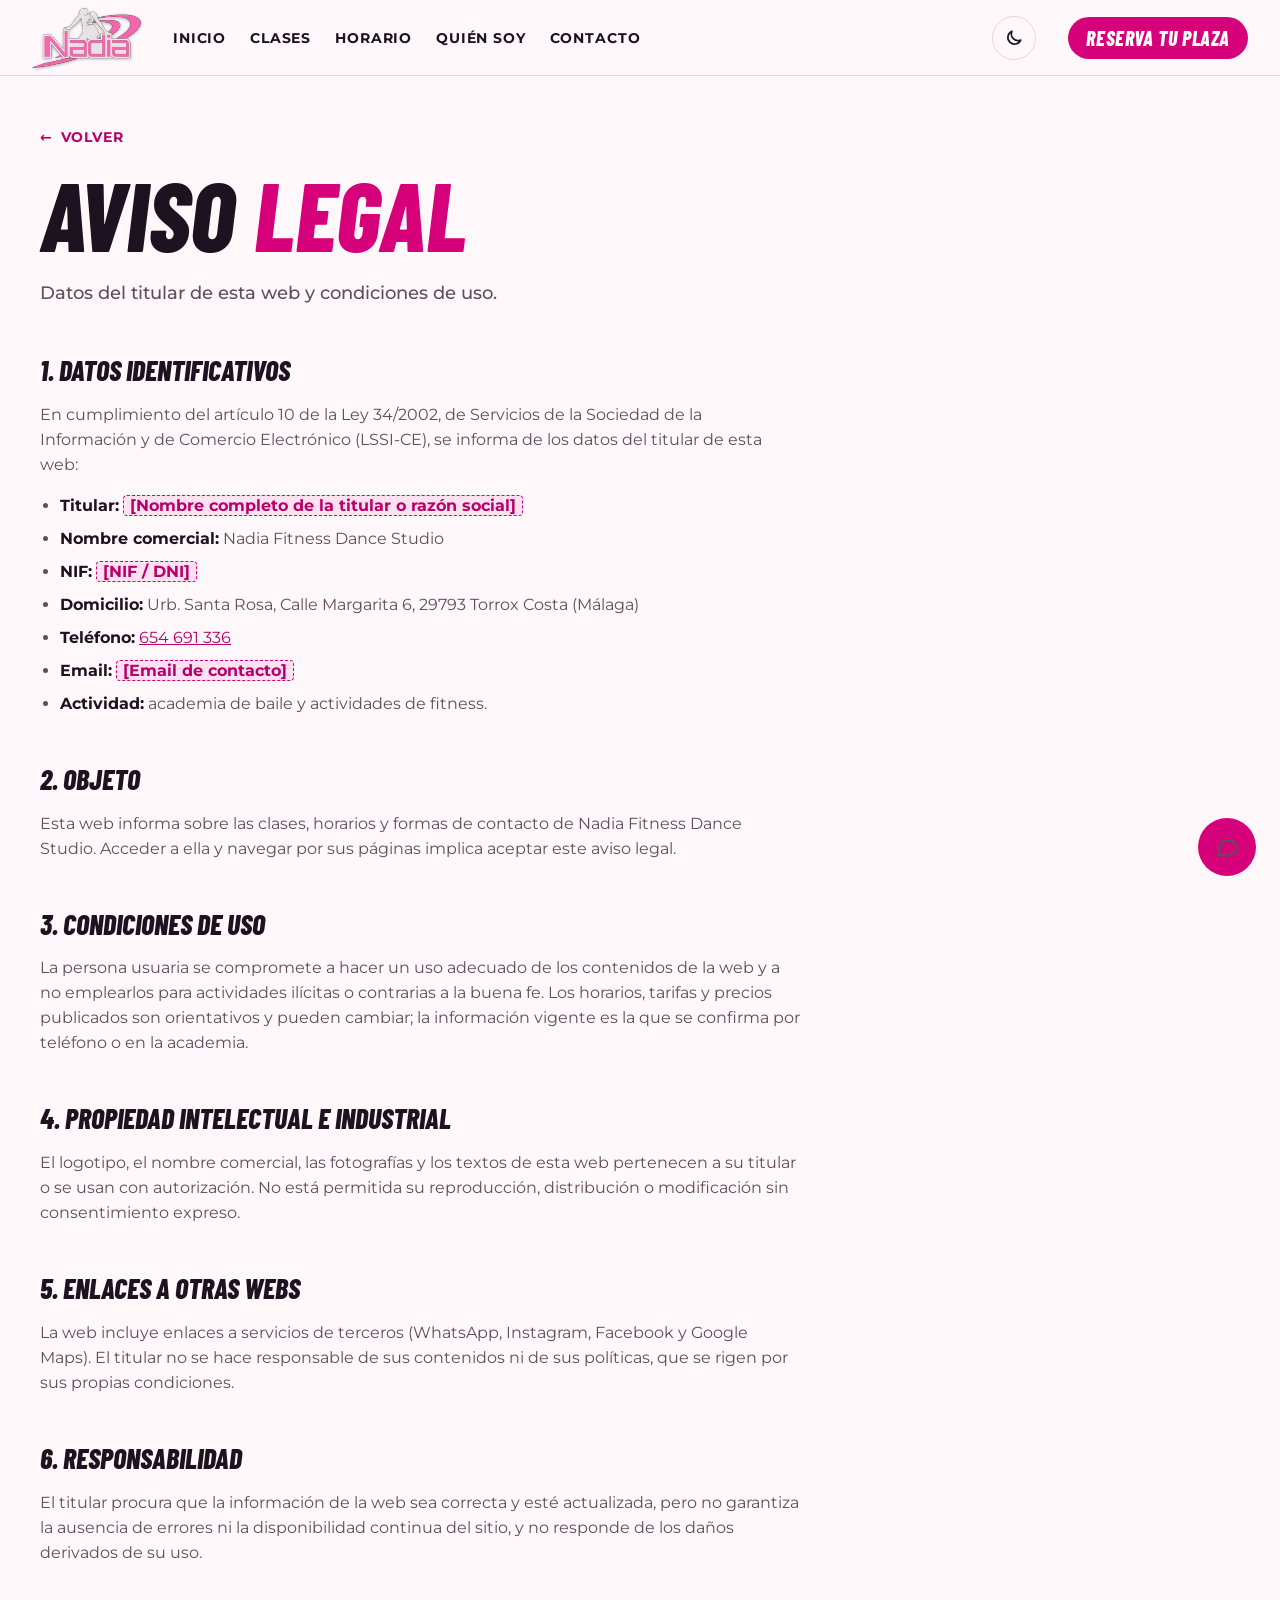
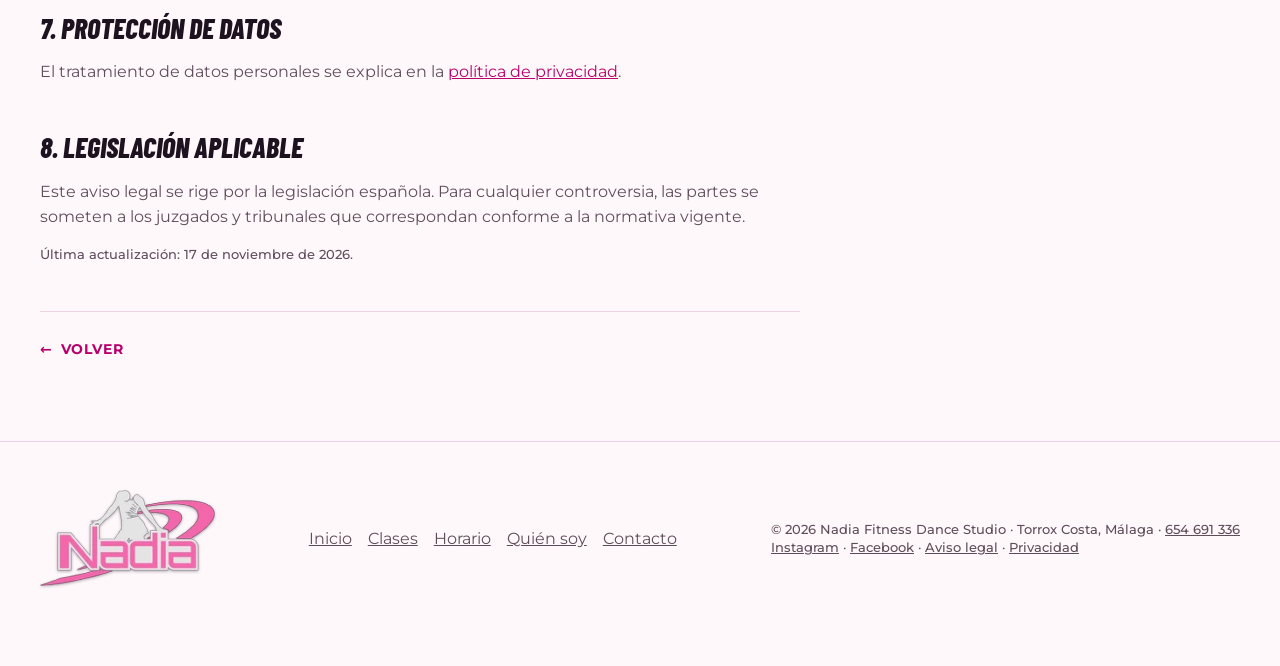
<file: aviso-legal/index.html>
<!doctype html>
<html lang="es">
<head>
<meta charset="utf-8">
<meta name="viewport" content="width=device-width, initial-scale=1">
<title>Aviso legal | Nadia Fitness Dance Studio</title>
<meta name="description" content="Aviso legal de la web de Nadia Fitness Dance Studio, academia de baile y fitness en Torrox Costa (Málaga).">
<link rel="canonical" href="https://negimaru.github.io/nadia-fitness/aviso-legal/">
<!-- TODO: remove noindex once the placeholders are filled in -->
<meta name="robots" content="noindex">
<meta name="theme-color" content="#161215">
<meta property="og:type" content="website">
<meta property="og:locale" content="es_ES">
<meta property="og:site_name" content="Nadia Fitness Dance Studio">
<meta property="og:title" content="Aviso legal | Nadia Fitness Dance Studio">
<meta property="og:description" content="Aviso legal de la web de Nadia Fitness Dance Studio, academia de baile y fitness en Torrox Costa (Málaga).">
<meta property="og:url" content="https://negimaru.github.io/nadia-fitness/aviso-legal/">
<meta property="og:image" content="https://negimaru.github.io/nadia-fitness/assets/img/og-nadia-fitness.jpg">
<meta property="og:image:width" content="1200">
<meta property="og:image:height" content="630">
<meta property="og:image:alt" content="Logotipo de Nadia Fitness Dance Studio sobre bailarines">
<meta name="twitter:card" content="summary_large_image">
<link rel="icon" href="../assets/img/favicon.svg?v=3" type="image/svg+xml">
<link rel="apple-touch-icon" href="../assets/img/apple-touch-icon.png">
<link rel="manifest" href="../site.webmanifest">
<script>try{var t=localStorage.getItem("nf-theme");if(t)document.documentElement.setAttribute("data-theme",t)}catch(e){}</script>
<link rel="preload" href="../assets/fonts/montserrat-var-normal-latin.woff2" as="font" type="font/woff2" crossorigin>
<link rel="preload" href="../assets/fonts/barlow-condensed-800-italic-latin.woff2" as="font" type="font/woff2" crossorigin>
<link rel="stylesheet" href="../assets/css/styles.css?v=25">
<script type="application/ld+json">{"@context": "https://schema.org", "@type": "SportsActivityLocation", "name": "Nadia Fitness Dance Studio", "description": "Academia de baile y fitness en Torrox Costa: grupos de dance por niveles, Fitdance, PowerHIIT y Aquafitness.", "url": "https://negimaru.github.io/nadia-fitness/", "telephone": "+34654691336", "image": "https://negimaru.github.io/nadia-fitness/assets/img/og-nadia-fitness.jpg", "address": {"@type": "PostalAddress", "streetAddress": "Urb. Santa Rosa, Calle Margarita 6", "postalCode": "29793", "addressLocality": "Torrox Costa", "addressRegion": "Málaga", "addressCountry": "ES"}, "geo": {"@type": "GeoCoordinates", "latitude": 36.734952643097586, "longitude": -3.973681796403784}, "hasMap": "https://maps.app.goo.gl/jp69zpacG6Zni4Du5", "openingHoursSpecification": [{"@type": "OpeningHoursSpecification", "dayOfWeek": ["Monday", "Tuesday", "Wednesday", "Thursday", "Friday"], "opens": "09:30", "closes": "21:30"}], "areaServed": ["Torrox", "Torrox Costa", "Nerja", "Algarrobo"], "sameAs": ["https://www.instagram.com/nadiafitnessdancestudio/", "https://www.facebook.com/profile.php?id=61571423443783"]}</script>
</head>
<body>
<a class="skip" href="#main">Saltar al contenido</a>
<header class="nf-nav">
<a class="nf-logo" href="../"><img src="../assets/img/logo-280.webp" srcset="../assets/img/logo-140.webp 140w, ../assets/img/logo-200.webp 200w, ../assets/img/logo-280.webp 280w, ../assets/img/logo-340.webp 340w, ../assets/img/logo-400.webp 400w" sizes="175px" alt="Nadia Fitness Dance Studio, inicio" width="110" height="60"></a>
<nav aria-label="Principal" style="display:contents">
<button class="nf-menu" type="button" aria-expanded="false" aria-controls="menu" aria-label="Abrir menú"><svg viewBox="0 0 24 24" fill="none" stroke="currentColor" stroke-width="2" stroke-linecap="round" aria-hidden="true"><path d="M4 7h16M4 12h16M4 17h16"/></svg></button>
<ul id="menu">
<li><a href="../">Inicio</a></li>
<li><a href="../clases/">Clases</a></li>
<li><a href="../horario/">Horario</a></li>
<li><a href="../quien-soy/">Quién soy</a></li>
<li><a href="../contacto/">Contacto</a></li>
</ul>
</nav>
<button class="nf-theme" type="button" aria-label="Cambiar modo de color"><svg class="i-sun" viewBox="0 0 24 24" fill="none" stroke="currentColor" stroke-width="2" stroke-linecap="round" aria-hidden="true"><circle cx="12" cy="12" r="4"/><path d="M12 2v2M12 20v2M4.9 4.9l1.4 1.4M17.7 17.7l1.4 1.4M2 12h2M20 12h2M4.9 19.1l1.4-1.4M17.7 6.3l1.4-1.4"/></svg><svg class="i-moon" viewBox="0 0 24 24" fill="none" stroke="currentColor" stroke-width="2" stroke-linecap="round" stroke-linejoin="round" aria-hidden="true"><path d="M20 14.5A8 8 0 0 1 9.5 4a8 8 0 1 0 10.5 10.5z"/></svg></button>
<a class="nf-btn nf-btn-primary nf-btn-sm nf-nav-cta" href="../contacto/">Reserva tu plaza</a>
</header>
<main id="main">
<section class="nf-page-hero"><div class="nf-wrap">
<p class="nf-back"><a class="nf-back-link" href="../" data-back><span aria-hidden="true">←</span> Volver</a></p>
<h1 class="nf-d nf-h1">Aviso <span class="nf-pink">legal</span></h1>
<p class="nf-lead">Datos del titular de esta web y condiciones de uso.</p>
</div></section>
<section class="nf-section"><div class="nf-wrap nf-prose">
<!-- TODO: fill in the highlighted placeholders (.nf-placeholder) with the owner's details -->
<h2>1. Datos identificativos</h2>
<p>En cumplimiento del artículo 10 de la Ley 34/2002, de Servicios de la Sociedad de la Información y de Comercio Electrónico (LSSI-CE), se informa de los datos del titular de esta web:</p>
<ul>
<li><b>Titular:</b> <mark class="nf-placeholder">[Nombre completo de la titular o razón social]</mark></li>
<li><b>Nombre comercial:</b> Nadia Fitness Dance Studio</li>
<li><b>NIF:</b> <mark class="nf-placeholder">[NIF / DNI]</mark></li>
<li><b>Domicilio:</b> Urb. Santa Rosa, Calle Margarita 6, 29793 Torrox Costa (Málaga)</li>
<li><b>Teléfono:</b> <a href="tel:+34654691336">654 691 336</a></li>
<li><b>Email:</b> <mark class="nf-placeholder">[Email de contacto]</mark></li>
<li><b>Actividad:</b> academia de baile y actividades de fitness.</li>
</ul>
<h2>2. Objeto</h2>
<p>Esta web informa sobre las clases, horarios y formas de contacto de Nadia Fitness Dance Studio. Acceder a ella y navegar por sus páginas implica aceptar este aviso legal.</p>
<h2>3. Condiciones de uso</h2>
<p>La persona usuaria se compromete a hacer un uso adecuado de los contenidos de la web y a no emplearlos para actividades ilícitas o contrarias a la buena fe. Los horarios, tarifas y precios publicados son orientativos y pueden cambiar; la información vigente es la que se confirma por teléfono o en la academia.</p>
<h2>4. Propiedad intelectual e industrial</h2>
<p>El logotipo, el nombre comercial, las fotografías y los textos de esta web pertenecen a su titular o se usan con autorización. No está permitida su reproducción, distribución o modificación sin consentimiento expreso.</p>
<h2>5. Enlaces a otras webs</h2>
<p>La web incluye enlaces a servicios de terceros (WhatsApp, Instagram, Facebook y Google Maps). El titular no se hace responsable de sus contenidos ni de sus políticas, que se rigen por sus propias condiciones.</p>
<h2>6. Responsabilidad</h2>
<p>El titular procura que la información de la web sea correcta y esté actualizada, pero no garantiza la ausencia de errores ni la disponibilidad continua del sitio, y no responde de los daños derivados de su uso.</p>
<h2>7. Protección de datos</h2>
<p>El tratamiento de datos personales se explica en la <a href="../privacidad/">política de privacidad</a>.</p>
<h2>8. Legislación aplicable</h2>
<p>Este aviso legal se rige por la legislación española. Para cualquier controversia, las partes se someten a los juzgados y tribunales que correspondan conforme a la normativa vigente.</p>
<p class="nf-small">Última actualización: 17 de noviembre de 2026.</p>
<p class="nf-back nf-back-end"><a class="nf-back-link" href="../" data-back><span aria-hidden="true">←</span> Volver</a></p>
</div></section>
</main>
<footer class="nf-footer">
<div class="nf-wrap nf-footer-in">
<a class="nf-logo nf-logo-footer" href="../"><img src="../assets/img/logo-280.webp" srcset="../assets/img/logo-140.webp 140w, ../assets/img/logo-200.webp 200w, ../assets/img/logo-280.webp 280w, ../assets/img/logo-340.webp 340w, ../assets/img/logo-400.webp 400w" sizes="175px" alt="Nadia Fitness Dance Studio, inicio" width="176" height="96"></a>
<nav aria-label="Pie"><ul><li><a href="../">Inicio</a></li><li><a href="../clases/">Clases</a></li><li><a href="../horario/">Horario</a></li><li><a href="../quien-soy/">Quién soy</a></li><li><a href="../contacto/">Contacto</a></li></ul></nav>
<p class="nf-small">© <span id="year">2026</span> Nadia Fitness Dance Studio · Torrox Costa, Málaga · <a href="tel:+34654691336">654 691 336</a><br>
<a href="https://www.instagram.com/nadiafitnessdancestudio/" rel="noopener">Instagram</a> · <a href="https://www.facebook.com/profile.php?id=61571423443783" rel="noopener">Facebook</a> · <a href="../aviso-legal/">Aviso legal</a> · <a href="../privacidad/">Privacidad</a></p>
</div>
<a class="nf-fab" href="https://wa.me/34654691336?text=%C2%A1Hola!%20Quiero%20informaci%C3%B3n%20sobre%20las%20clases." target="_blank" rel="noopener" aria-label="Escríbenos por WhatsApp"><svg viewBox="0 0 24 24" fill="none" stroke="currentColor" stroke-width="2" stroke-linecap="round" stroke-linejoin="round" aria-hidden="true"><path d="M21 12a8 8 0 0 1-11.6 7.1L4 20l1-4.6A8 8 0 1 1 21 12z"/></svg></a>
</footer>
<nav class="nf-mbar" aria-label="Contacto rápido">
<a class="nf-mbar-call" href="tel:+34654691336"><svg viewBox="0 0 24 24" fill="none" stroke="currentColor" stroke-width="2.2" stroke-linecap="round" stroke-linejoin="round" aria-hidden="true"><path d="M5 4h4l2 5-2.5 1.5a11 11 0 0 0 5 5L15 13l5 2v4a2 2 0 0 1-2 2A16 16 0 0 1 3 6a2 2 0 0 1 2-2z"/></svg><span>Llamar</span></a>
<a class="nf-mbar-wa" href="https://wa.me/34654691336?text=%C2%A1Hola!%20Quiero%20informaci%C3%B3n%20sobre%20las%20clases." target="_blank" rel="noopener"><svg viewBox="0 0 24 24" fill="none" stroke="currentColor" stroke-width="2" stroke-linecap="round" stroke-linejoin="round" aria-hidden="true"><path d="M21 12a8 8 0 0 1-11.6 7.1L4 20l1-4.6A8 8 0 1 1 21 12z"/></svg><span>WhatsApp</span></a>
</nav>
<script src="../assets/js/main.js?v=12" defer></script>
</body>
</html>
</file>
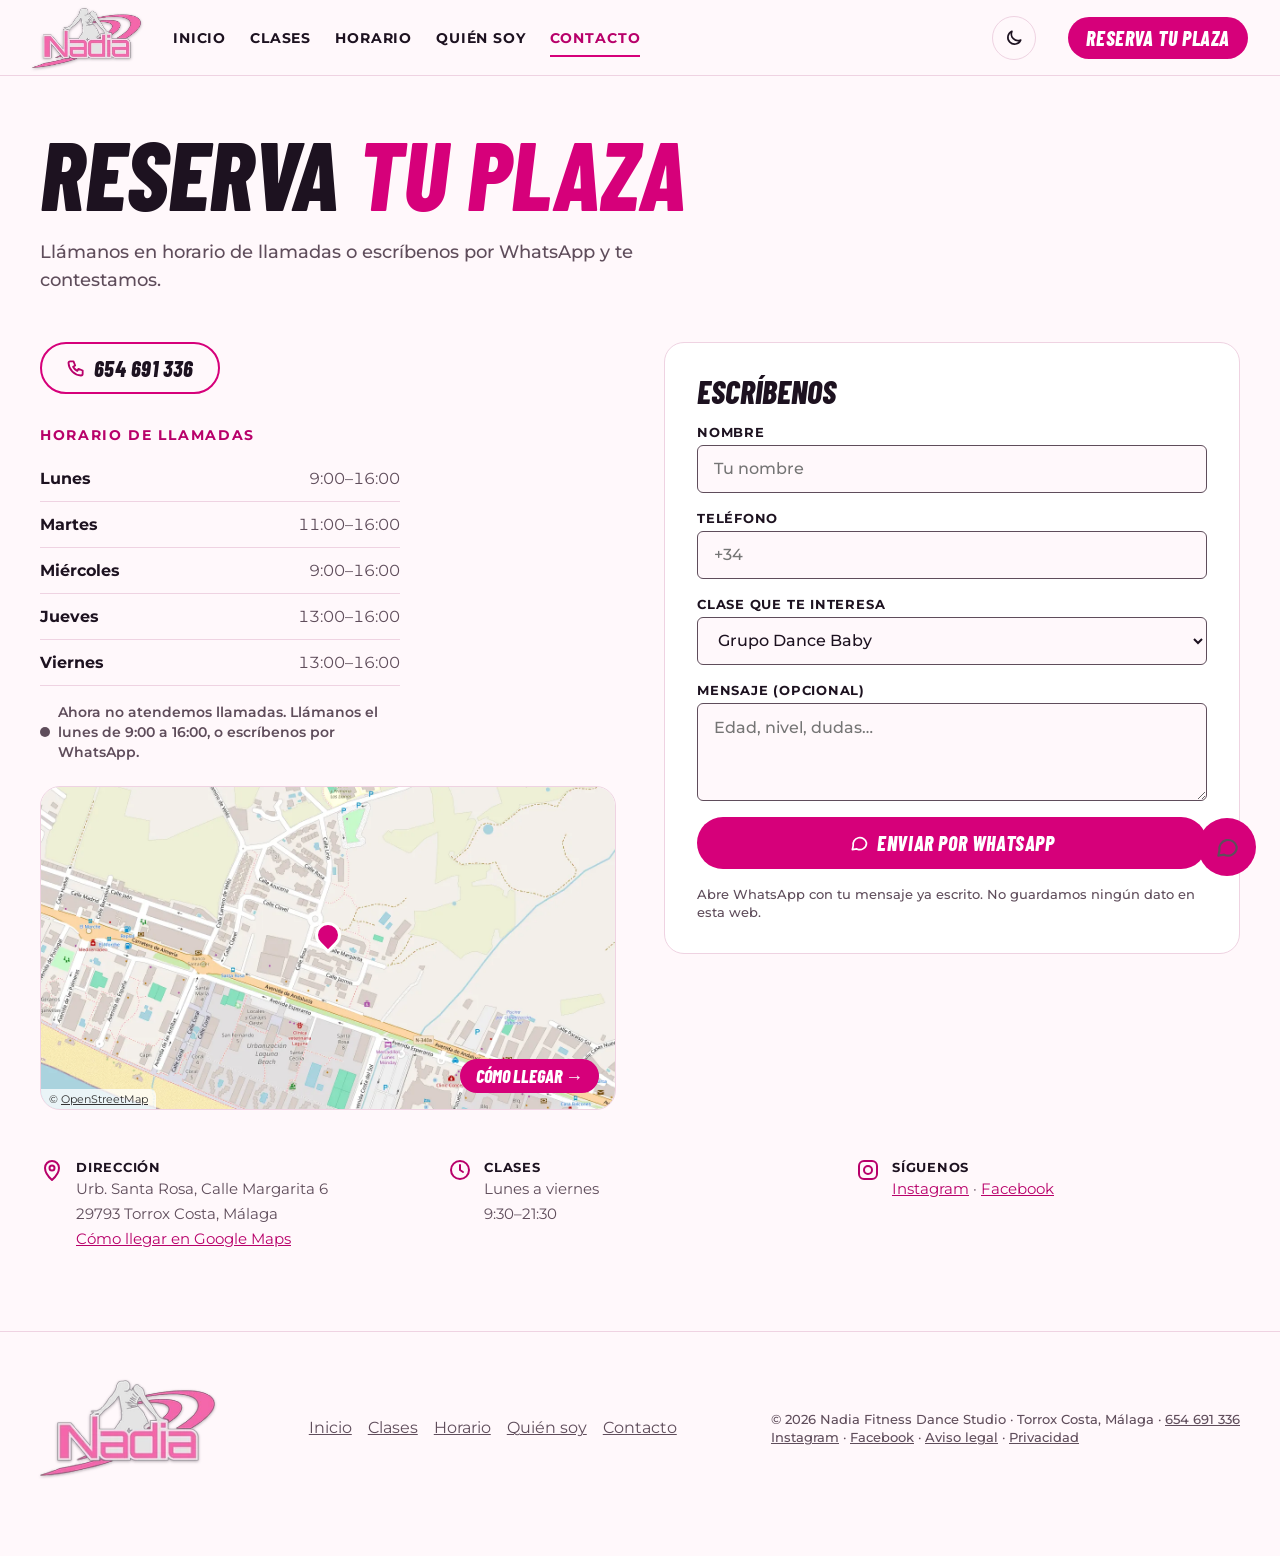
<file: contacto/index.html>
<!doctype html>
<html lang="es">
<head>
<meta charset="utf-8">
<meta name="viewport" content="width=device-width, initial-scale=1">
<title>Contacto y reservas | Nadia Fitness Dance Studio, Torrox Costa</title>
<meta name="description" content="¿Necesitas información? ¿Quieres reservar tu plaza? Llama al 654 691 336 o escríbenos por WhatsApp. Nadia Fitness Dance Studio, Torrox Costa, Málaga.">
<link rel="canonical" href="https://negimaru.github.io/nadia-fitness/contacto/">
<meta name="theme-color" content="#161215">
<meta property="og:type" content="website">
<meta property="og:locale" content="es_ES">
<meta property="og:site_name" content="Nadia Fitness Dance Studio">
<meta property="og:title" content="Contacto y reservas | Nadia Fitness Dance Studio, Torrox Costa">
<meta property="og:description" content="¿Necesitas información? ¿Quieres reservar tu plaza? Llama al 654 691 336 o escríbenos por WhatsApp. Nadia Fitness Dance Studio, Torrox Costa, Málaga.">
<meta property="og:url" content="https://negimaru.github.io/nadia-fitness/contacto/">
<meta property="og:image" content="https://negimaru.github.io/nadia-fitness/assets/img/og-nadia-fitness.jpg">
<meta property="og:image:width" content="1200">
<meta property="og:image:height" content="630">
<meta property="og:image:alt" content="Logotipo de Nadia Fitness Dance Studio sobre bailarines">
<meta name="twitter:card" content="summary_large_image">
<link rel="icon" href="../assets/img/favicon.svg?v=3" type="image/svg+xml">
<link rel="apple-touch-icon" href="../assets/img/apple-touch-icon.png">
<link rel="manifest" href="../site.webmanifest">
<script>try{var t=localStorage.getItem("nf-theme");if(t)document.documentElement.setAttribute("data-theme",t)}catch(e){}</script>
<link rel="preload" href="../assets/fonts/montserrat-var-normal-latin.woff2" as="font" type="font/woff2" crossorigin>
<link rel="preload" href="../assets/fonts/barlow-condensed-800-italic-latin.woff2" as="font" type="font/woff2" crossorigin>
<link rel="stylesheet" href="../assets/css/styles.css?v=25">
<script type="application/ld+json">{"@context": "https://schema.org", "@type": "SportsActivityLocation", "name": "Nadia Fitness Dance Studio", "description": "Academia de baile y fitness en Torrox Costa: grupos de dance por niveles, Fitdance, PowerHIIT y Aquafitness.", "url": "https://negimaru.github.io/nadia-fitness/", "telephone": "+34654691336", "image": "https://negimaru.github.io/nadia-fitness/assets/img/og-nadia-fitness.jpg", "address": {"@type": "PostalAddress", "streetAddress": "Urb. Santa Rosa, Calle Margarita 6", "postalCode": "29793", "addressLocality": "Torrox Costa", "addressRegion": "Málaga", "addressCountry": "ES"}, "geo": {"@type": "GeoCoordinates", "latitude": 36.734952643097586, "longitude": -3.973681796403784}, "hasMap": "https://maps.app.goo.gl/jp69zpacG6Zni4Du5", "openingHoursSpecification": [{"@type": "OpeningHoursSpecification", "dayOfWeek": ["Monday", "Tuesday", "Wednesday", "Thursday", "Friday"], "opens": "09:30", "closes": "21:30"}], "areaServed": ["Torrox", "Torrox Costa", "Nerja", "Algarrobo"], "sameAs": ["https://www.instagram.com/nadiafitnessdancestudio/", "https://www.facebook.com/profile.php?id=61571423443783"]}</script>
</head>
<body>
<a class="skip" href="#main">Saltar al contenido</a>
<header class="nf-nav">
<a class="nf-logo" href="../"><img src="../assets/img/logo-280.webp" srcset="../assets/img/logo-140.webp 140w, ../assets/img/logo-200.webp 200w, ../assets/img/logo-280.webp 280w, ../assets/img/logo-340.webp 340w, ../assets/img/logo-400.webp 400w" sizes="175px" alt="Nadia Fitness Dance Studio, inicio" width="110" height="60"></a>
<nav aria-label="Principal" style="display:contents">
<button class="nf-menu" type="button" aria-expanded="false" aria-controls="menu" aria-label="Abrir menú"><svg viewBox="0 0 24 24" fill="none" stroke="currentColor" stroke-width="2" stroke-linecap="round" aria-hidden="true"><path d="M4 7h16M4 12h16M4 17h16"/></svg></button>
<ul id="menu">
<li><a href="../">Inicio</a></li>
<li><a href="../clases/">Clases</a></li>
<li><a href="../horario/">Horario</a></li>
<li><a href="../quien-soy/">Quién soy</a></li>
<li><a href="../contacto/" aria-current="page">Contacto</a></li>
</ul>
</nav>
<button class="nf-theme" type="button" aria-label="Cambiar modo de color"><svg class="i-sun" viewBox="0 0 24 24" fill="none" stroke="currentColor" stroke-width="2" stroke-linecap="round" aria-hidden="true"><circle cx="12" cy="12" r="4"/><path d="M12 2v2M12 20v2M4.9 4.9l1.4 1.4M17.7 17.7l1.4 1.4M2 12h2M20 12h2M4.9 19.1l1.4-1.4M17.7 6.3l1.4-1.4"/></svg><svg class="i-moon" viewBox="0 0 24 24" fill="none" stroke="currentColor" stroke-width="2" stroke-linecap="round" stroke-linejoin="round" aria-hidden="true"><path d="M20 14.5A8 8 0 0 1 9.5 4a8 8 0 1 0 10.5 10.5z"/></svg></button>
<a class="nf-btn nf-btn-primary nf-btn-sm nf-nav-cta" href="../contacto/">Reserva tu plaza</a>
</header>
<main id="main">
<section class="nf-page-hero"><div class="nf-wrap">
<h1 class="nf-d nf-h1">Reserva <span class="nf-pink">tu plaza</span></h1>
<p class="nf-lead">Llámanos en horario de llamadas o escríbenos por WhatsApp y te contestamos.</p>
</div></section>
<section class="nf-section"><div class="nf-wrap">
<div class="nf-contact">
<div>
<div class="nf-contact-phone"><a class="nf-phone" href="tel:+34654691336"><i><svg viewBox="0 0 24 24" fill="none" stroke="currentColor" stroke-width="2.2" stroke-linecap="round" stroke-linejoin="round" aria-hidden="true"><path d="M5 4h4l2 5-2.5 1.5a11 11 0 0 0 5 5L15 13l5 2v4a2 2 0 0 1-2 2A16 16 0 0 1 3 6a2 2 0 0 1 2-2z"/></svg></i><b>654 691 336</b></a></div>
<h2 class="nf-eyebrow">Horario de llamadas</h2>
<dl class="nf-calls"><div><dt>Lunes</dt><dd>9:00–16:00</dd></div><div><dt>Martes</dt><dd>11:00–16:00</dd></div><div><dt>Miércoles</dt><dd>9:00–16:00</dd></div><div><dt>Jueves</dt><dd>13:00–16:00</dd></div><div><dt>Viernes</dt><dd>13:00–16:00</dd></div></dl><p class="nf-call-status" data-call-status></p>
<figure class="nf-map">
<a class="nf-map-link" href="https://maps.app.goo.gl/jp69zpacG6Zni4Du5" target="_blank" rel="noopener">
<img src="../assets/img/mapa.webp" alt="Mapa de Urb. Santa Rosa, Torrox Costa, con la academia marcada en la Calle Margarita" width="1280" height="720" loading="lazy">
<span class="nf-map-pin" aria-hidden="true"></span>
<span class="nf-map-cta">Cómo llegar <span aria-hidden="true">→</span></span>
</a>
<figcaption>© <a href="https://www.openstreetmap.org/copyright" rel="noopener">OpenStreetMap</a></figcaption>
</figure>
</div>
<form class="nf-form" id="contact-form">
<h2 class="nf-d nf-h3">Escríbenos</h2>
<div class="nf-field"><label for="contact-name">Nombre</label><input id="contact-name" name="contact-name" autocomplete="name" required placeholder="Tu nombre" aria-describedby="contact-name-error"><p class="nf-field-error" id="contact-name-error" role="alert" hidden>Escribe tu nombre para que sepamos quién eres.</p></div>
<div class="nf-field"><label for="contact-phone">Teléfono</label><input id="contact-phone" name="contact-phone" type="tel" autocomplete="tel" placeholder="+34"></div>
<div class="nf-field"><label for="contact-class">Clase que te interesa</label><select id="contact-class" name="contact-class"><option>Grupo Dance Baby</option><option>Grupo Dance Intermedio</option><option>Grupo Dance Avanzado</option><option>WeDance Grupo Adulto</option><option>Fitdance</option><option>PowerHIIT</option><option>Aquafitness</option><option>Aún no lo sé</option></select></div>
<div class="nf-field"><label for="contact-message">Mensaje (opcional)</label><textarea id="contact-message" name="contact-message" rows="3" placeholder="Edad, nivel, dudas…"></textarea></div>
<button class="nf-btn nf-btn-primary" type="submit"><svg viewBox="0 0 24 24" fill="none" stroke="currentColor" stroke-width="2" stroke-linecap="round" stroke-linejoin="round" aria-hidden="true"><path d="M21 12a8 8 0 0 1-11.6 7.1L4 20l1-4.6A8 8 0 1 1 21 12z"/></svg>Enviar por WhatsApp</button>
<p class="nf-small">Abre WhatsApp con tu mensaje ya escrito. No guardamos ningún dato en esta web.</p>
</form>
</div>
<div class="nf-info">
<div><svg viewBox="0 0 24 24" fill="none" stroke="currentColor" stroke-width="2" stroke-linecap="round" stroke-linejoin="round" aria-hidden="true"><path d="M12 22s7-6.2 7-12a7 7 0 1 0-14 0c0 5.8 7 12 7 12z"/><circle cx="12" cy="10" r="2.5"/></svg><p><b>Dirección</b><span>Urb. Santa Rosa, Calle Margarita 6<br>29793 Torrox Costa, Málaga<br><a href="https://maps.app.goo.gl/jp69zpacG6Zni4Du5" target="_blank" rel="noopener">Cómo llegar en Google Maps</a></span></p></div>
<div><svg viewBox="0 0 24 24" fill="none" stroke="currentColor" stroke-width="2" stroke-linecap="round" stroke-linejoin="round" aria-hidden="true"><circle cx="12" cy="12" r="9"/><path d="M12 7v5l3 2"/></svg><p><b>Clases</b><span>Lunes a viernes<br>9:30–21:30</span></p></div>
<div><svg viewBox="0 0 24 24" fill="none" stroke="currentColor" stroke-width="2" stroke-linecap="round" stroke-linejoin="round" aria-hidden="true"><rect x="3" y="3" width="18" height="18" rx="5"/><circle cx="12" cy="12" r="4"/></svg><p><b>Síguenos</b><span><a href="https://www.instagram.com/nadiafitnessdancestudio/" rel="noopener">Instagram</a> · <a href="https://www.facebook.com/profile.php?id=61571423443783" rel="noopener">Facebook</a></span></p></div>
</div>
</div></section>
</main>
<footer class="nf-footer">
<div class="nf-wrap nf-footer-in">
<a class="nf-logo nf-logo-footer" href="../"><img src="../assets/img/logo-280.webp" srcset="../assets/img/logo-140.webp 140w, ../assets/img/logo-200.webp 200w, ../assets/img/logo-280.webp 280w, ../assets/img/logo-340.webp 340w, ../assets/img/logo-400.webp 400w" sizes="175px" alt="Nadia Fitness Dance Studio, inicio" width="176" height="96"></a>
<nav aria-label="Pie"><ul><li><a href="../">Inicio</a></li><li><a href="../clases/">Clases</a></li><li><a href="../horario/">Horario</a></li><li><a href="../quien-soy/">Quién soy</a></li><li><a href="../contacto/">Contacto</a></li></ul></nav>
<p class="nf-small">© <span id="year">2026</span> Nadia Fitness Dance Studio · Torrox Costa, Málaga · <a href="tel:+34654691336">654 691 336</a><br>
<a href="https://www.instagram.com/nadiafitnessdancestudio/" rel="noopener">Instagram</a> · <a href="https://www.facebook.com/profile.php?id=61571423443783" rel="noopener">Facebook</a> · <a href="../aviso-legal/">Aviso legal</a> · <a href="../privacidad/">Privacidad</a></p>
</div>
<a class="nf-fab" href="https://wa.me/34654691336?text=%C2%A1Hola!%20Quiero%20informaci%C3%B3n%20sobre%20las%20clases." target="_blank" rel="noopener" aria-label="Escríbenos por WhatsApp"><svg viewBox="0 0 24 24" fill="none" stroke="currentColor" stroke-width="2" stroke-linecap="round" stroke-linejoin="round" aria-hidden="true"><path d="M21 12a8 8 0 0 1-11.6 7.1L4 20l1-4.6A8 8 0 1 1 21 12z"/></svg></a>
</footer>
<nav class="nf-mbar" aria-label="Contacto rápido">
<a class="nf-mbar-call" href="tel:+34654691336"><svg viewBox="0 0 24 24" fill="none" stroke="currentColor" stroke-width="2.2" stroke-linecap="round" stroke-linejoin="round" aria-hidden="true"><path d="M5 4h4l2 5-2.5 1.5a11 11 0 0 0 5 5L15 13l5 2v4a2 2 0 0 1-2 2A16 16 0 0 1 3 6a2 2 0 0 1 2-2z"/></svg><span>Llamar</span></a>
<a class="nf-mbar-wa" href="https://wa.me/34654691336?text=%C2%A1Hola!%20Quiero%20informaci%C3%B3n%20sobre%20las%20clases." target="_blank" rel="noopener"><svg viewBox="0 0 24 24" fill="none" stroke="currentColor" stroke-width="2" stroke-linecap="round" stroke-linejoin="round" aria-hidden="true"><path d="M21 12a8 8 0 0 1-11.6 7.1L4 20l1-4.6A8 8 0 1 1 21 12z"/></svg><span>WhatsApp</span></a>
</nav>
<script src="../assets/js/main.js?v=12" defer></script>
</body>
</html>
</file>
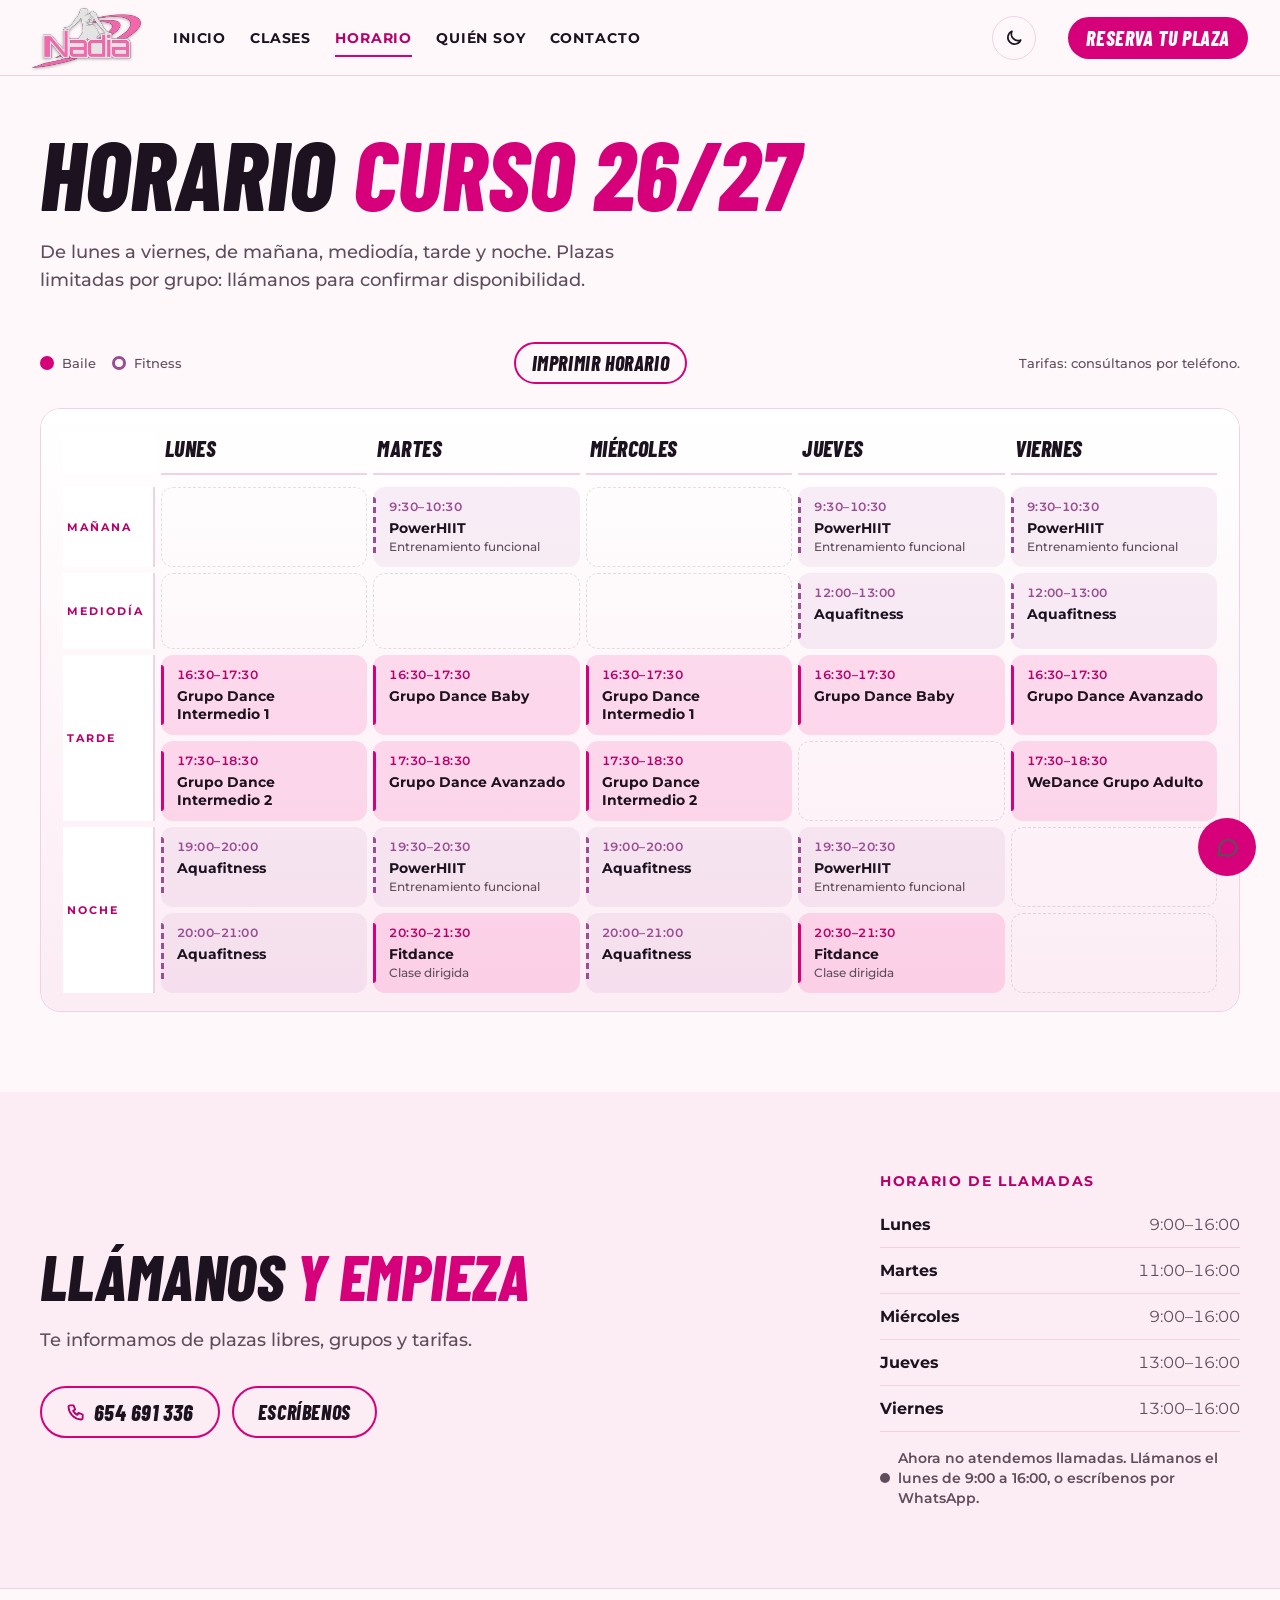
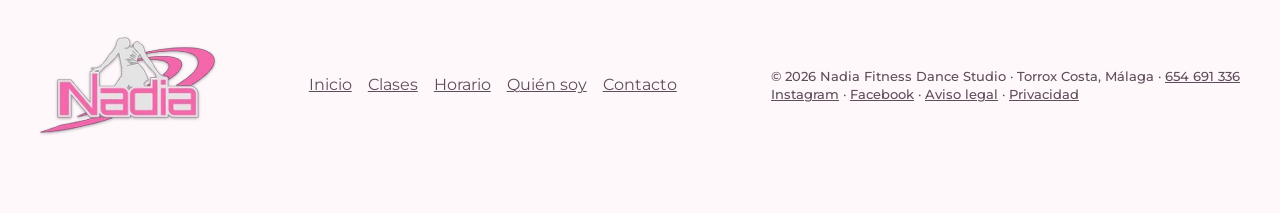
<file: horario/index.html>
<!doctype html>
<html lang="es">
<head>
<meta charset="utf-8">
<meta name="viewport" content="width=device-width, initial-scale=1">
<title>Horario curso 26/27 | Nadia Fitness Dance Studio, Torrox Costa</title>
<meta name="description" content="Horario de clases del curso 2026/27 en Nadia Fitness Dance Studio, Torrox Costa: dance por niveles, Fitdance, PowerHIIT y Aquafitness de lunes a viernes.">
<link rel="canonical" href="https://negimaru.github.io/nadia-fitness/horario/">
<meta name="theme-color" content="#161215">
<meta property="og:type" content="website">
<meta property="og:locale" content="es_ES">
<meta property="og:site_name" content="Nadia Fitness Dance Studio">
<meta property="og:title" content="Horario curso 26/27 | Nadia Fitness Dance Studio, Torrox Costa">
<meta property="og:description" content="Horario de clases del curso 2026/27 en Nadia Fitness Dance Studio, Torrox Costa: dance por niveles, Fitdance, PowerHIIT y Aquafitness de lunes a viernes.">
<meta property="og:url" content="https://negimaru.github.io/nadia-fitness/horario/">
<meta property="og:image" content="https://negimaru.github.io/nadia-fitness/assets/img/og-horario.jpg">
<meta property="og:image:width" content="1200">
<meta property="og:image:height" content="630">
<meta property="og:image:alt" content="Horario semanal de clases de Nadia Fitness Dance Studio, de lunes a viernes">
<meta name="twitter:card" content="summary_large_image">
<link rel="icon" href="../assets/img/favicon.svg?v=3" type="image/svg+xml">
<link rel="apple-touch-icon" href="../assets/img/apple-touch-icon.png">
<link rel="manifest" href="../site.webmanifest">
<script>try{var t=localStorage.getItem("nf-theme");if(t)document.documentElement.setAttribute("data-theme",t)}catch(e){}</script>
<link rel="preload" href="../assets/fonts/montserrat-var-normal-latin.woff2" as="font" type="font/woff2" crossorigin>
<link rel="preload" href="../assets/fonts/barlow-condensed-800-italic-latin.woff2" as="font" type="font/woff2" crossorigin>
<link rel="stylesheet" href="../assets/css/styles.css?v=25">
<script type="application/ld+json">{"@context": "https://schema.org", "@type": "SportsActivityLocation", "name": "Nadia Fitness Dance Studio", "description": "Academia de baile y fitness en Torrox Costa: grupos de dance por niveles, Fitdance, PowerHIIT y Aquafitness.", "url": "https://negimaru.github.io/nadia-fitness/", "telephone": "+34654691336", "image": "https://negimaru.github.io/nadia-fitness/assets/img/og-nadia-fitness.jpg", "address": {"@type": "PostalAddress", "streetAddress": "Urb. Santa Rosa, Calle Margarita 6", "postalCode": "29793", "addressLocality": "Torrox Costa", "addressRegion": "Málaga", "addressCountry": "ES"}, "geo": {"@type": "GeoCoordinates", "latitude": 36.734952643097586, "longitude": -3.973681796403784}, "hasMap": "https://maps.app.goo.gl/jp69zpacG6Zni4Du5", "openingHoursSpecification": [{"@type": "OpeningHoursSpecification", "dayOfWeek": ["Monday", "Tuesday", "Wednesday", "Thursday", "Friday"], "opens": "09:30", "closes": "21:30"}], "areaServed": ["Torrox", "Torrox Costa", "Nerja", "Algarrobo"], "sameAs": ["https://www.instagram.com/nadiafitnessdancestudio/", "https://www.facebook.com/profile.php?id=61571423443783"]}</script>
</head>
<body>
<a class="skip" href="#main">Saltar al contenido</a>
<header class="nf-nav">
<a class="nf-logo" href="../"><img src="../assets/img/logo-280.webp" srcset="../assets/img/logo-140.webp 140w, ../assets/img/logo-200.webp 200w, ../assets/img/logo-280.webp 280w, ../assets/img/logo-340.webp 340w, ../assets/img/logo-400.webp 400w" sizes="175px" alt="Nadia Fitness Dance Studio, inicio" width="110" height="60"></a>
<nav aria-label="Principal" style="display:contents">
<button class="nf-menu" type="button" aria-expanded="false" aria-controls="menu" aria-label="Abrir menú"><svg viewBox="0 0 24 24" fill="none" stroke="currentColor" stroke-width="2" stroke-linecap="round" aria-hidden="true"><path d="M4 7h16M4 12h16M4 17h16"/></svg></button>
<ul id="menu">
<li><a href="../">Inicio</a></li>
<li><a href="../clases/">Clases</a></li>
<li><a href="../horario/" aria-current="page">Horario</a></li>
<li><a href="../quien-soy/">Quién soy</a></li>
<li><a href="../contacto/">Contacto</a></li>
</ul>
</nav>
<button class="nf-theme" type="button" aria-label="Cambiar modo de color"><svg class="i-sun" viewBox="0 0 24 24" fill="none" stroke="currentColor" stroke-width="2" stroke-linecap="round" aria-hidden="true"><circle cx="12" cy="12" r="4"/><path d="M12 2v2M12 20v2M4.9 4.9l1.4 1.4M17.7 17.7l1.4 1.4M2 12h2M20 12h2M4.9 19.1l1.4-1.4M17.7 6.3l1.4-1.4"/></svg><svg class="i-moon" viewBox="0 0 24 24" fill="none" stroke="currentColor" stroke-width="2" stroke-linecap="round" stroke-linejoin="round" aria-hidden="true"><path d="M20 14.5A8 8 0 0 1 9.5 4a8 8 0 1 0 10.5 10.5z"/></svg></button>
<a class="nf-btn nf-btn-primary nf-btn-sm nf-nav-cta" href="../contacto/">Reserva tu plaza</a>
</header>
<main id="main">
<section class="nf-page-hero"><div class="nf-wrap">
<h1 class="nf-d nf-h1">Horario <span class="nf-pink">curso 26/27</span></h1>
<p class="nf-lead">De lunes a viernes, de mañana, mediodía, tarde y noche. Plazas limitadas por grupo: llámanos para confirmar disponibilidad.</p>
</div></section>
<section class="nf-section"><div class="nf-wrap">
<div class="nf-row nf-toolbar"><div class="nf-legend"><span><i class="k-dance"></i><span class="nf-small">Baile</span></span><span><i class="k-fit"></i><span class="nf-small">Fitness</span></span></div><button type="button" class="nf-btn nf-btn-outline nf-btn-sm nf-print-btn" data-print>Imprimir horario</button><span class="nf-small">Tarifas: consúltanos por teléfono.</span></div>
<div class="nf-filter" data-for="sched" hidden></div>
<p class="nf-print-only">Nadia Fitness Dance Studio · Urb. Santa Rosa, Calle Margarita 6, 29793 Torrox Costa · Tel. 654 691 336</p>
<div class="nf-sched-scroll" tabindex="0" role="region" aria-label="Horario semanal (desliza en el móvil)">
<div class="nf-sched-wrap">
<table class="nf-schedule">
<caption class="sr-only">Horario de clases del curso 2026/27, de lunes a viernes</caption>
<thead><tr><th scope="col"><span class="sr-only">Franja</span></th><th scope="col">Lunes</th><th scope="col">Martes</th><th scope="col">Miércoles</th><th scope="col">Jueves</th><th scope="col">Viernes</th></tr></thead>
<tbody>
<tr><th scope="row" class="k-slot">Mañana</th><td class="k-empty"></td><td class="k-fit" data-c="powerhiit"><time>9:30<span aria-hidden="true">–</span><span class="sr-only"> a </span>10:30</time><b>PowerHIIT</b><small>Entrenamiento funcional</small></td><td class="k-empty"></td><td class="k-fit" data-c="powerhiit"><time>9:30<span aria-hidden="true">–</span><span class="sr-only"> a </span>10:30</time><b>PowerHIIT</b><small>Entrenamiento funcional</small></td><td class="k-fit" data-c="powerhiit"><time>9:30<span aria-hidden="true">–</span><span class="sr-only"> a </span>10:30</time><b>PowerHIIT</b><small>Entrenamiento funcional</small></td></tr>
<tr><th scope="row" class="k-slot">Mediodía</th><td class="k-empty"></td><td class="k-empty"></td><td class="k-empty"></td><td class="k-fit" data-c="aquafitness"><time>12:00<span aria-hidden="true">–</span><span class="sr-only"> a </span>13:00</time><b>Aquafitness</b></td><td class="k-fit" data-c="aquafitness"><time>12:00<span aria-hidden="true">–</span><span class="sr-only"> a </span>13:00</time><b>Aquafitness</b></td></tr>
<tr><th scope="row" rowspan="2" class="k-slot">Tarde</th><td class="k-dance" data-c="dance-intermedio"><time>16:30<span aria-hidden="true">–</span><span class="sr-only"> a </span>17:30</time><b>Grupo Dance Intermedio 1</b></td><td class="k-dance" data-c="dance-baby"><time>16:30<span aria-hidden="true">–</span><span class="sr-only"> a </span>17:30</time><b>Grupo Dance Baby</b></td><td class="k-dance" data-c="dance-intermedio"><time>16:30<span aria-hidden="true">–</span><span class="sr-only"> a </span>17:30</time><b>Grupo Dance Intermedio 1</b></td><td class="k-dance" data-c="dance-baby"><time>16:30<span aria-hidden="true">–</span><span class="sr-only"> a </span>17:30</time><b>Grupo Dance Baby</b></td><td class="k-dance" data-c="dance-avanzado"><time>16:30<span aria-hidden="true">–</span><span class="sr-only"> a </span>17:30</time><b>Grupo Dance Avanzado</b></td></tr>
<tr><td class="k-dance" data-c="dance-intermedio"><time>17:30<span aria-hidden="true">–</span><span class="sr-only"> a </span>18:30</time><b>Grupo Dance Intermedio 2</b></td><td class="k-dance" data-c="dance-avanzado"><time>17:30<span aria-hidden="true">–</span><span class="sr-only"> a </span>18:30</time><b>Grupo Dance Avanzado</b></td><td class="k-dance" data-c="dance-intermedio"><time>17:30<span aria-hidden="true">–</span><span class="sr-only"> a </span>18:30</time><b>Grupo Dance Intermedio 2</b></td><td class="k-empty"></td><td class="k-dance" data-c="wedance-adultos"><time>17:30<span aria-hidden="true">–</span><span class="sr-only"> a </span>18:30</time><b>WeDance Grupo Adulto</b></td></tr>
<tr><th scope="row" rowspan="2" class="k-slot">Noche</th><td class="k-fit" data-c="aquafitness"><time>19:00<span aria-hidden="true">–</span><span class="sr-only"> a </span>20:00</time><b>Aquafitness</b></td><td class="k-fit" data-c="powerhiit"><time>19:30<span aria-hidden="true">–</span><span class="sr-only"> a </span>20:30</time><b>PowerHIIT</b><small>Entrenamiento funcional</small></td><td class="k-fit" data-c="aquafitness"><time>19:00<span aria-hidden="true">–</span><span class="sr-only"> a </span>20:00</time><b>Aquafitness</b></td><td class="k-fit" data-c="powerhiit"><time>19:30<span aria-hidden="true">–</span><span class="sr-only"> a </span>20:30</time><b>PowerHIIT</b><small>Entrenamiento funcional</small></td><td class="k-empty"></td></tr>
<tr><td class="k-fit" data-c="aquafitness"><time>20:00<span aria-hidden="true">–</span><span class="sr-only"> a </span>21:00</time><b>Aquafitness</b></td><td class="k-dance" data-c="fitdance"><time>20:30<span aria-hidden="true">–</span><span class="sr-only"> a </span>21:30</time><b>Fitdance</b><small>Clase dirigida</small></td><td class="k-fit" data-c="aquafitness"><time>20:00<span aria-hidden="true">–</span><span class="sr-only"> a </span>21:00</time><b>Aquafitness</b></td><td class="k-dance" data-c="fitdance"><time>20:30<span aria-hidden="true">–</span><span class="sr-only"> a </span>21:30</time><b>Fitdance</b><small>Clase dirigida</small></td><td class="k-empty"></td></tr>
</tbody>
</table>
</div>
</div>
</div></section>
<section class="nf-section nf-section-alt"><div class="nf-wrap nf-cta">
<div>
<h2 class="nf-d nf-h2">Llámanos <span class="nf-pink">y empieza</span></h2>
<p class="nf-lead">Te informamos de plazas libres, grupos y tarifas.</p>
<div class="nf-row nf-actions"><a class="nf-phone" href="tel:+34654691336"><i><svg viewBox="0 0 24 24" fill="none" stroke="currentColor" stroke-width="2.2" stroke-linecap="round" stroke-linejoin="round" aria-hidden="true"><path d="M5 4h4l2 5-2.5 1.5a11 11 0 0 0 5 5L15 13l5 2v4a2 2 0 0 1-2 2A16 16 0 0 1 3 6a2 2 0 0 1 2-2z"/></svg></i><b>654 691 336</b></a><a class="nf-btn nf-btn-outline" href="../contacto/">Escríbenos</a></div>
</div>
<div><p class="nf-eyebrow">Horario de llamadas</p><dl class="nf-calls"><div><dt>Lunes</dt><dd>9:00–16:00</dd></div><div><dt>Martes</dt><dd>11:00–16:00</dd></div><div><dt>Miércoles</dt><dd>9:00–16:00</dd></div><div><dt>Jueves</dt><dd>13:00–16:00</dd></div><div><dt>Viernes</dt><dd>13:00–16:00</dd></div></dl><p class="nf-call-status" data-call-status></p></div>
</div></section>
</main>
<footer class="nf-footer">
<div class="nf-wrap nf-footer-in">
<a class="nf-logo nf-logo-footer" href="../"><img src="../assets/img/logo-280.webp" srcset="../assets/img/logo-140.webp 140w, ../assets/img/logo-200.webp 200w, ../assets/img/logo-280.webp 280w, ../assets/img/logo-340.webp 340w, ../assets/img/logo-400.webp 400w" sizes="175px" alt="Nadia Fitness Dance Studio, inicio" width="176" height="96"></a>
<nav aria-label="Pie"><ul><li><a href="../">Inicio</a></li><li><a href="../clases/">Clases</a></li><li><a href="../horario/">Horario</a></li><li><a href="../quien-soy/">Quién soy</a></li><li><a href="../contacto/">Contacto</a></li></ul></nav>
<p class="nf-small">© <span id="year">2026</span> Nadia Fitness Dance Studio · Torrox Costa, Málaga · <a href="tel:+34654691336">654 691 336</a><br>
<a href="https://www.instagram.com/nadiafitnessdancestudio/" rel="noopener">Instagram</a> · <a href="https://www.facebook.com/profile.php?id=61571423443783" rel="noopener">Facebook</a> · <a href="../aviso-legal/">Aviso legal</a> · <a href="../privacidad/">Privacidad</a></p>
</div>
<a class="nf-fab" href="https://wa.me/34654691336?text=%C2%A1Hola!%20Quiero%20informaci%C3%B3n%20sobre%20las%20clases." target="_blank" rel="noopener" aria-label="Escríbenos por WhatsApp"><svg viewBox="0 0 24 24" fill="none" stroke="currentColor" stroke-width="2" stroke-linecap="round" stroke-linejoin="round" aria-hidden="true"><path d="M21 12a8 8 0 0 1-11.6 7.1L4 20l1-4.6A8 8 0 1 1 21 12z"/></svg></a>
</footer>
<nav class="nf-mbar" aria-label="Contacto rápido">
<a class="nf-mbar-call" href="tel:+34654691336"><svg viewBox="0 0 24 24" fill="none" stroke="currentColor" stroke-width="2.2" stroke-linecap="round" stroke-linejoin="round" aria-hidden="true"><path d="M5 4h4l2 5-2.5 1.5a11 11 0 0 0 5 5L15 13l5 2v4a2 2 0 0 1-2 2A16 16 0 0 1 3 6a2 2 0 0 1 2-2z"/></svg><span>Llamar</span></a>
<a class="nf-mbar-wa" href="https://wa.me/34654691336?text=%C2%A1Hola!%20Quiero%20informaci%C3%B3n%20sobre%20las%20clases." target="_blank" rel="noopener"><svg viewBox="0 0 24 24" fill="none" stroke="currentColor" stroke-width="2" stroke-linecap="round" stroke-linejoin="round" aria-hidden="true"><path d="M21 12a8 8 0 0 1-11.6 7.1L4 20l1-4.6A8 8 0 1 1 21 12z"/></svg><span>WhatsApp</span></a>
</nav>
<script src="../assets/js/main.js?v=12" defer></script>
</body>
</html>
</file>
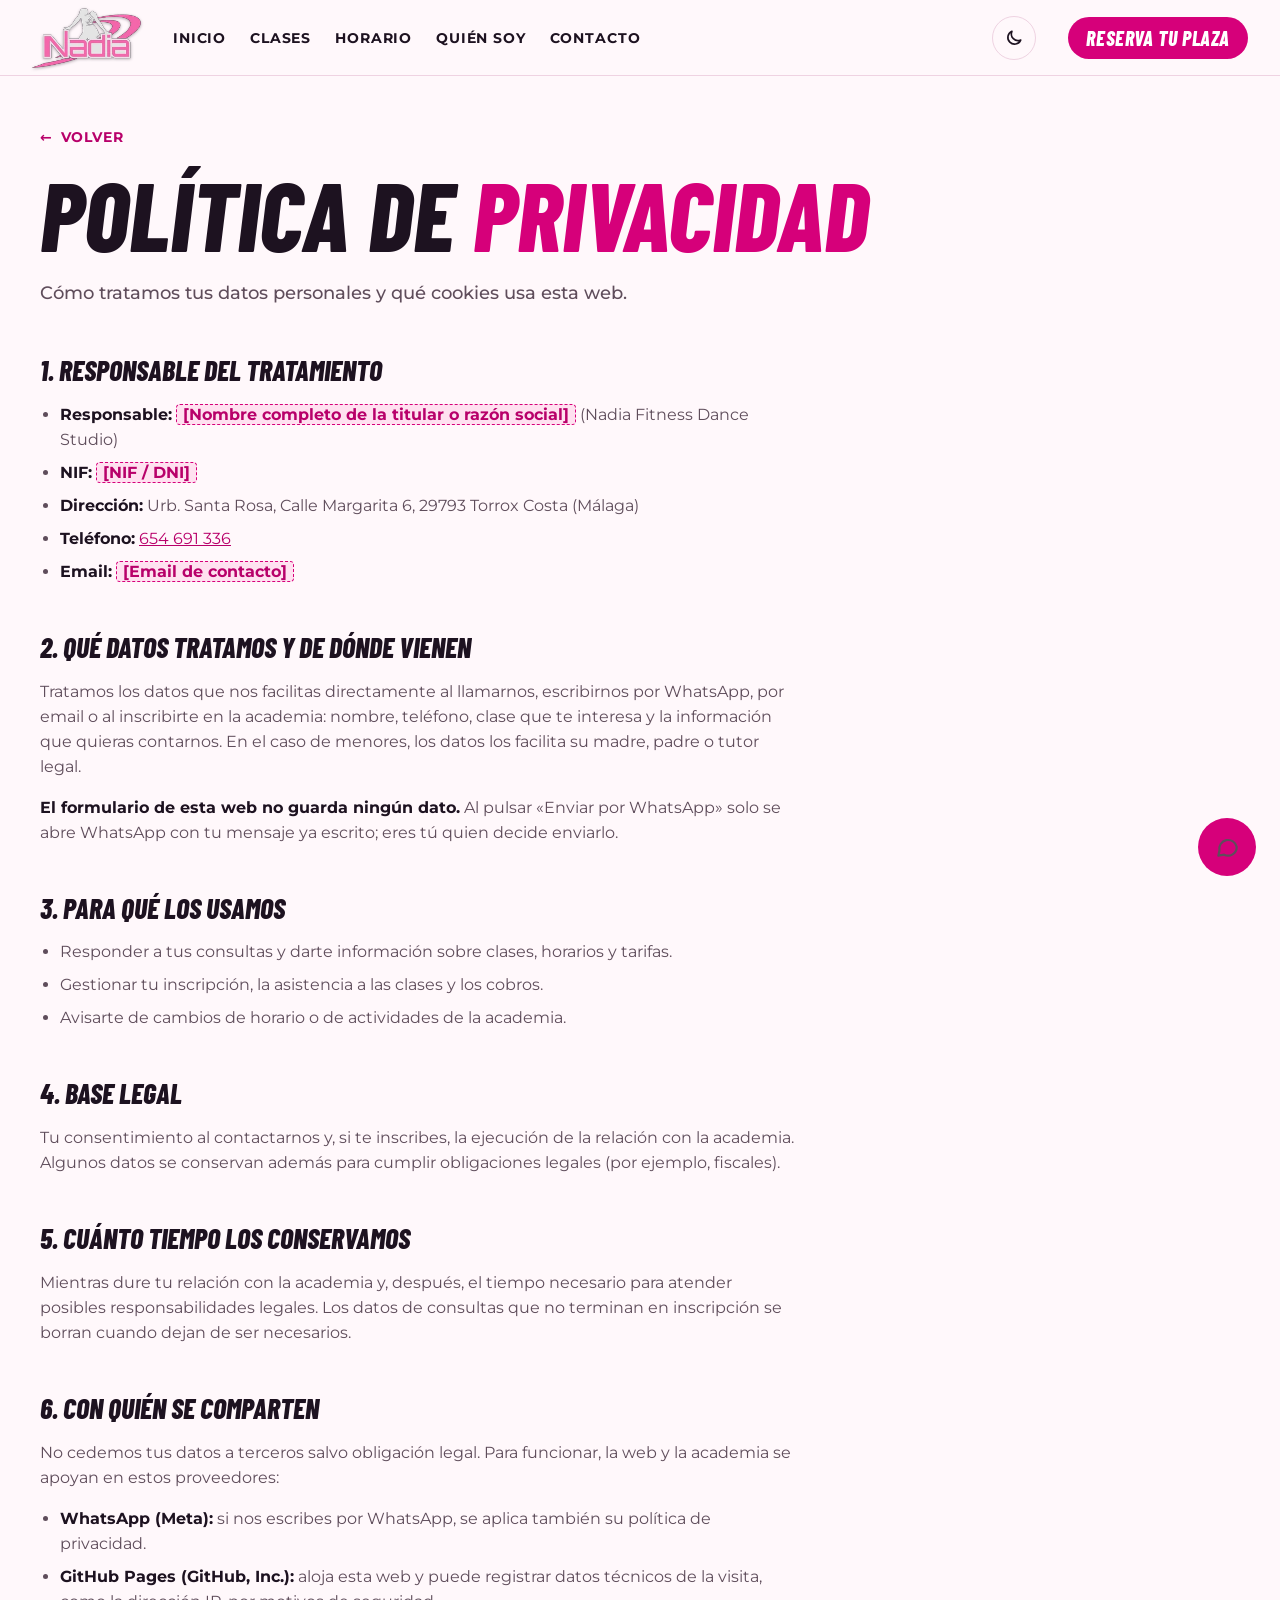
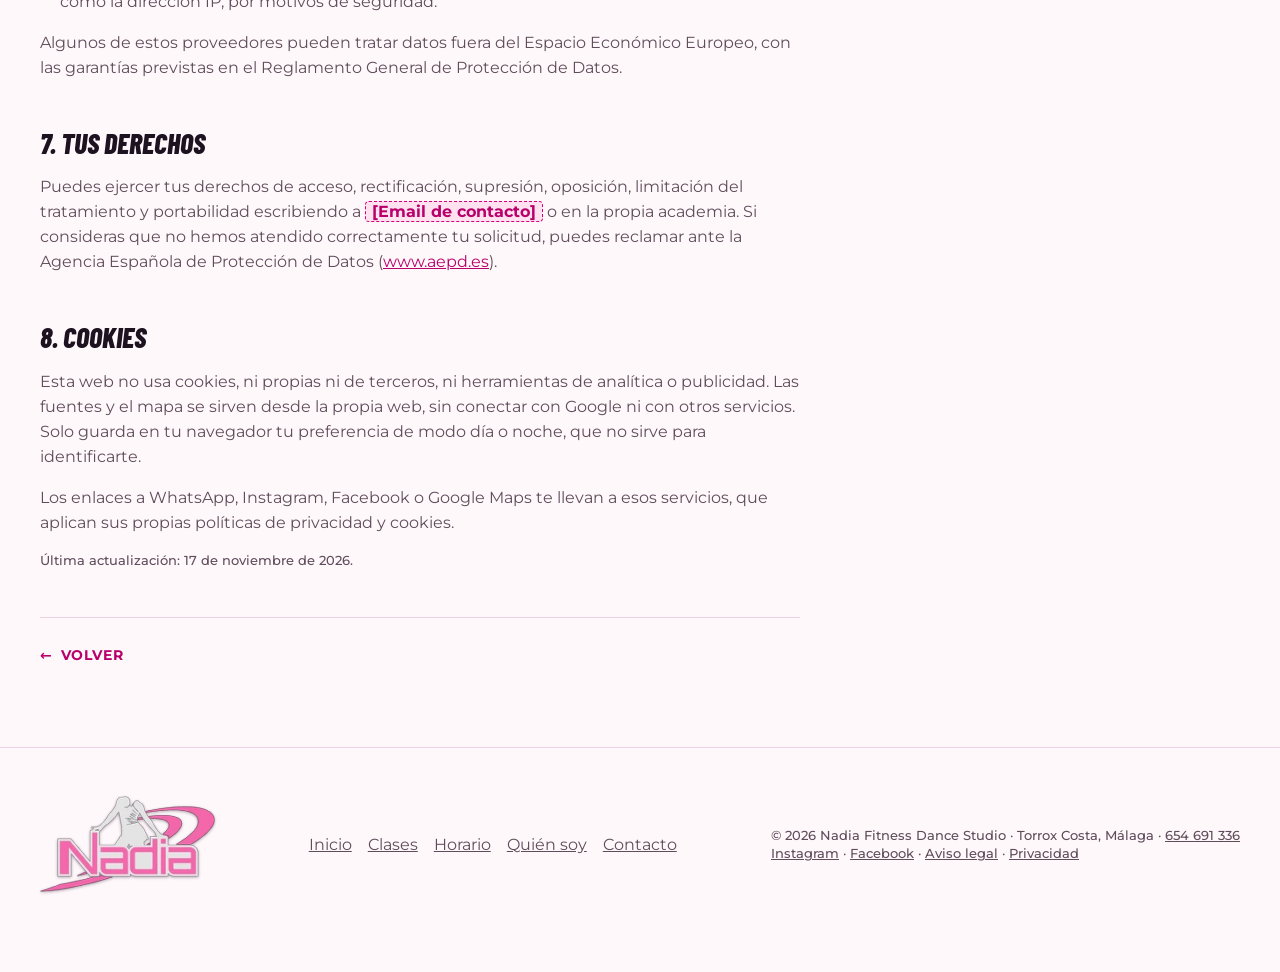
<file: privacidad/index.html>
<!doctype html>
<html lang="es">
<head>
<meta charset="utf-8">
<meta name="viewport" content="width=device-width, initial-scale=1">
<title>Política de privacidad | Nadia Fitness Dance Studio</title>
<meta name="description" content="Política de privacidad y cookies de la web de Nadia Fitness Dance Studio, Torrox Costa (Málaga).">
<link rel="canonical" href="https://negimaru.github.io/nadia-fitness/privacidad/">
<!-- TODO: remove noindex once the placeholders are filled in -->
<meta name="robots" content="noindex">
<meta name="theme-color" content="#161215">
<meta property="og:type" content="website">
<meta property="og:locale" content="es_ES">
<meta property="og:site_name" content="Nadia Fitness Dance Studio">
<meta property="og:title" content="Política de privacidad | Nadia Fitness Dance Studio">
<meta property="og:description" content="Política de privacidad y cookies de la web de Nadia Fitness Dance Studio, Torrox Costa (Málaga).">
<meta property="og:url" content="https://negimaru.github.io/nadia-fitness/privacidad/">
<meta property="og:image" content="https://negimaru.github.io/nadia-fitness/assets/img/og-nadia-fitness.jpg">
<meta property="og:image:width" content="1200">
<meta property="og:image:height" content="630">
<meta property="og:image:alt" content="Logotipo de Nadia Fitness Dance Studio sobre bailarines">
<meta name="twitter:card" content="summary_large_image">
<link rel="icon" href="../assets/img/favicon.svg?v=3" type="image/svg+xml">
<link rel="apple-touch-icon" href="../assets/img/apple-touch-icon.png">
<link rel="manifest" href="../site.webmanifest">
<script>try{var t=localStorage.getItem("nf-theme");if(t)document.documentElement.setAttribute("data-theme",t)}catch(e){}</script>
<link rel="preload" href="../assets/fonts/montserrat-var-normal-latin.woff2" as="font" type="font/woff2" crossorigin>
<link rel="preload" href="../assets/fonts/barlow-condensed-800-italic-latin.woff2" as="font" type="font/woff2" crossorigin>
<link rel="stylesheet" href="../assets/css/styles.css?v=25">
<script type="application/ld+json">{"@context": "https://schema.org", "@type": "SportsActivityLocation", "name": "Nadia Fitness Dance Studio", "description": "Academia de baile y fitness en Torrox Costa: grupos de dance por niveles, Fitdance, PowerHIIT y Aquafitness.", "url": "https://negimaru.github.io/nadia-fitness/", "telephone": "+34654691336", "image": "https://negimaru.github.io/nadia-fitness/assets/img/og-nadia-fitness.jpg", "address": {"@type": "PostalAddress", "streetAddress": "Urb. Santa Rosa, Calle Margarita 6", "postalCode": "29793", "addressLocality": "Torrox Costa", "addressRegion": "Málaga", "addressCountry": "ES"}, "geo": {"@type": "GeoCoordinates", "latitude": 36.734952643097586, "longitude": -3.973681796403784}, "hasMap": "https://maps.app.goo.gl/jp69zpacG6Zni4Du5", "openingHoursSpecification": [{"@type": "OpeningHoursSpecification", "dayOfWeek": ["Monday", "Tuesday", "Wednesday", "Thursday", "Friday"], "opens": "09:30", "closes": "21:30"}], "areaServed": ["Torrox", "Torrox Costa", "Nerja", "Algarrobo"], "sameAs": ["https://www.instagram.com/nadiafitnessdancestudio/", "https://www.facebook.com/profile.php?id=61571423443783"]}</script>
</head>
<body>
<a class="skip" href="#main">Saltar al contenido</a>
<header class="nf-nav">
<a class="nf-logo" href="../"><img src="../assets/img/logo-280.webp" srcset="../assets/img/logo-140.webp 140w, ../assets/img/logo-200.webp 200w, ../assets/img/logo-280.webp 280w, ../assets/img/logo-340.webp 340w, ../assets/img/logo-400.webp 400w" sizes="175px" alt="Nadia Fitness Dance Studio, inicio" width="110" height="60"></a>
<nav aria-label="Principal" style="display:contents">
<button class="nf-menu" type="button" aria-expanded="false" aria-controls="menu" aria-label="Abrir menú"><svg viewBox="0 0 24 24" fill="none" stroke="currentColor" stroke-width="2" stroke-linecap="round" aria-hidden="true"><path d="M4 7h16M4 12h16M4 17h16"/></svg></button>
<ul id="menu">
<li><a href="../">Inicio</a></li>
<li><a href="../clases/">Clases</a></li>
<li><a href="../horario/">Horario</a></li>
<li><a href="../quien-soy/">Quién soy</a></li>
<li><a href="../contacto/">Contacto</a></li>
</ul>
</nav>
<button class="nf-theme" type="button" aria-label="Cambiar modo de color"><svg class="i-sun" viewBox="0 0 24 24" fill="none" stroke="currentColor" stroke-width="2" stroke-linecap="round" aria-hidden="true"><circle cx="12" cy="12" r="4"/><path d="M12 2v2M12 20v2M4.9 4.9l1.4 1.4M17.7 17.7l1.4 1.4M2 12h2M20 12h2M4.9 19.1l1.4-1.4M17.7 6.3l1.4-1.4"/></svg><svg class="i-moon" viewBox="0 0 24 24" fill="none" stroke="currentColor" stroke-width="2" stroke-linecap="round" stroke-linejoin="round" aria-hidden="true"><path d="M20 14.5A8 8 0 0 1 9.5 4a8 8 0 1 0 10.5 10.5z"/></svg></button>
<a class="nf-btn nf-btn-primary nf-btn-sm nf-nav-cta" href="../contacto/">Reserva tu plaza</a>
</header>
<main id="main">
<section class="nf-page-hero"><div class="nf-wrap">
<p class="nf-back"><a class="nf-back-link" href="../" data-back><span aria-hidden="true">←</span> Volver</a></p>
<h1 class="nf-d nf-h1">Política de <span class="nf-pink">privacidad</span></h1>
<p class="nf-lead">Cómo tratamos tus datos personales y qué cookies usa esta web.</p>
</div></section>
<section class="nf-section"><div class="nf-wrap nf-prose">
<!-- TODO: fill in the highlighted placeholders (.nf-placeholder) with the owner's details -->
<h2>1. Responsable del tratamiento</h2>
<ul>
<li><b>Responsable:</b> <mark class="nf-placeholder">[Nombre completo de la titular o razón social]</mark> (Nadia Fitness Dance Studio)</li>
<li><b>NIF:</b> <mark class="nf-placeholder">[NIF / DNI]</mark></li>
<li><b>Dirección:</b> Urb. Santa Rosa, Calle Margarita 6, 29793 Torrox Costa (Málaga)</li>
<li><b>Teléfono:</b> <a href="tel:+34654691336">654 691 336</a></li>
<li><b>Email:</b> <mark class="nf-placeholder">[Email de contacto]</mark></li>
</ul>
<h2>2. Qué datos tratamos y de dónde vienen</h2>
<p>Tratamos los datos que nos facilitas directamente al llamarnos, escribirnos por WhatsApp, por email o al inscribirte en la academia: nombre, teléfono, clase que te interesa y la información que quieras contarnos. En el caso de menores, los datos los facilita su madre, padre o tutor legal.</p>
<p><b>El formulario de esta web no guarda ningún dato.</b> Al pulsar «Enviar por WhatsApp» solo se abre WhatsApp con tu mensaje ya escrito; eres tú quien decide enviarlo.</p>
<h2>3. Para qué los usamos</h2>
<ul>
<li>Responder a tus consultas y darte información sobre clases, horarios y tarifas.</li>
<li>Gestionar tu inscripción, la asistencia a las clases y los cobros.</li>
<li>Avisarte de cambios de horario o de actividades de la academia.</li>
</ul>
<h2>4. Base legal</h2>
<p>Tu consentimiento al contactarnos y, si te inscribes, la ejecución de la relación con la academia. Algunos datos se conservan además para cumplir obligaciones legales (por ejemplo, fiscales).</p>
<h2>5. Cuánto tiempo los conservamos</h2>
<p>Mientras dure tu relación con la academia y, después, el tiempo necesario para atender posibles responsabilidades legales. Los datos de consultas que no terminan en inscripción se borran cuando dejan de ser necesarios.</p>
<h2>6. Con quién se comparten</h2>
<p>No cedemos tus datos a terceros salvo obligación legal. Para funcionar, la web y la academia se apoyan en estos proveedores:</p>
<ul>
<li><b>WhatsApp (Meta):</b> si nos escribes por WhatsApp, se aplica también su política de privacidad.</li>
<li><b>GitHub Pages (GitHub, Inc.):</b> aloja esta web y puede registrar datos técnicos de la visita, como la dirección IP, por motivos de seguridad.</li>
</ul>
<p>Algunos de estos proveedores pueden tratar datos fuera del Espacio Económico Europeo, con las garantías previstas en el Reglamento General de Protección de Datos.</p>
<h2>7. Tus derechos</h2>
<p>Puedes ejercer tus derechos de acceso, rectificación, supresión, oposición, limitación del tratamiento y portabilidad escribiendo a <mark class="nf-placeholder">[Email de contacto]</mark> o en la propia academia. Si consideras que no hemos atendido correctamente tu solicitud, puedes reclamar ante la Agencia Española de Protección de Datos (<a href="https://www.aepd.es" rel="noopener">www.aepd.es</a>).</p>
<h2>8. Cookies</h2>
<p>Esta web no usa cookies, ni propias ni de terceros, ni herramientas de analítica o publicidad. Las fuentes y el mapa se sirven desde la propia web, sin conectar con Google ni con otros servicios. Solo guarda en tu navegador tu preferencia de modo día o noche, que no sirve para identificarte.</p>
<p>Los enlaces a WhatsApp, Instagram, Facebook o Google Maps te llevan a esos servicios, que aplican sus propias políticas de privacidad y cookies.</p>
<p class="nf-small">Última actualización: 17 de noviembre de 2026.</p>
<p class="nf-back nf-back-end"><a class="nf-back-link" href="../" data-back><span aria-hidden="true">←</span> Volver</a></p>
</div></section>
</main>
<footer class="nf-footer">
<div class="nf-wrap nf-footer-in">
<a class="nf-logo nf-logo-footer" href="../"><img src="../assets/img/logo-280.webp" srcset="../assets/img/logo-140.webp 140w, ../assets/img/logo-200.webp 200w, ../assets/img/logo-280.webp 280w, ../assets/img/logo-340.webp 340w, ../assets/img/logo-400.webp 400w" sizes="175px" alt="Nadia Fitness Dance Studio, inicio" width="176" height="96"></a>
<nav aria-label="Pie"><ul><li><a href="../">Inicio</a></li><li><a href="../clases/">Clases</a></li><li><a href="../horario/">Horario</a></li><li><a href="../quien-soy/">Quién soy</a></li><li><a href="../contacto/">Contacto</a></li></ul></nav>
<p class="nf-small">© <span id="year">2026</span> Nadia Fitness Dance Studio · Torrox Costa, Málaga · <a href="tel:+34654691336">654 691 336</a><br>
<a href="https://www.instagram.com/nadiafitnessdancestudio/" rel="noopener">Instagram</a> · <a href="https://www.facebook.com/profile.php?id=61571423443783" rel="noopener">Facebook</a> · <a href="../aviso-legal/">Aviso legal</a> · <a href="../privacidad/">Privacidad</a></p>
</div>
<a class="nf-fab" href="https://wa.me/34654691336?text=%C2%A1Hola!%20Quiero%20informaci%C3%B3n%20sobre%20las%20clases." target="_blank" rel="noopener" aria-label="Escríbenos por WhatsApp"><svg viewBox="0 0 24 24" fill="none" stroke="currentColor" stroke-width="2" stroke-linecap="round" stroke-linejoin="round" aria-hidden="true"><path d="M21 12a8 8 0 0 1-11.6 7.1L4 20l1-4.6A8 8 0 1 1 21 12z"/></svg></a>
</footer>
<nav class="nf-mbar" aria-label="Contacto rápido">
<a class="nf-mbar-call" href="tel:+34654691336"><svg viewBox="0 0 24 24" fill="none" stroke="currentColor" stroke-width="2.2" stroke-linecap="round" stroke-linejoin="round" aria-hidden="true"><path d="M5 4h4l2 5-2.5 1.5a11 11 0 0 0 5 5L15 13l5 2v4a2 2 0 0 1-2 2A16 16 0 0 1 3 6a2 2 0 0 1 2-2z"/></svg><span>Llamar</span></a>
<a class="nf-mbar-wa" href="https://wa.me/34654691336?text=%C2%A1Hola!%20Quiero%20informaci%C3%B3n%20sobre%20las%20clases." target="_blank" rel="noopener"><svg viewBox="0 0 24 24" fill="none" stroke="currentColor" stroke-width="2" stroke-linecap="round" stroke-linejoin="round" aria-hidden="true"><path d="M21 12a8 8 0 0 1-11.6 7.1L4 20l1-4.6A8 8 0 1 1 21 12z"/></svg><span>WhatsApp</span></a>
</nav>
<script src="../assets/js/main.js?v=12" defer></script>
</body>
</html>
</file>
<file: assets/css/styles.css>
/* Self-hosted Google Fonts (SIL Open Font License 1.1): Barlow Condensed, Montserrat. Subsets: latin, latin-ext. */
/* latin-ext */
@font-face {
  font-family: 'Barlow Condensed';
  font-style: italic;
  font-weight: 700;
  font-display: swap;
  src: url(../fonts/barlow-condensed-700-italic-latin-ext.woff2) format('woff2');
  unicode-range: U+0100-02BA, U+02BD-02C5, U+02C7-02CC, U+02CE-02D7, U+02DD-02FF, U+0304, U+0308, U+0329, U+1D00-1DBF, U+1E00-1E9F, U+1EF2-1EFF, U+2020, U+20A0-20AB, U+20AD-20C4, U+2113, U+2C60-2C7F, U+A720-A7FF;
}
/* latin */
@font-face {
  font-family: 'Barlow Condensed';
  font-style: italic;
  font-weight: 700;
  font-display: swap;
  src: url(../fonts/barlow-condensed-700-italic-latin.woff2) format('woff2');
  unicode-range: U+0000-00FF, U+0131, U+0152-0153, U+02BB-02BC, U+02C6, U+02DA, U+02DC, U+0304, U+0308, U+0329, U+2000-206F, U+20AC, U+2122, U+2191, U+2193, U+2212, U+2215, U+FEFF, U+FFFD;
}
/* latin-ext */
@font-face {
  font-family: 'Barlow Condensed';
  font-style: italic;
  font-weight: 800;
  font-display: swap;
  src: url(../fonts/barlow-condensed-800-italic-latin-ext.woff2) format('woff2');
  unicode-range: U+0100-02BA, U+02BD-02C5, U+02C7-02CC, U+02CE-02D7, U+02DD-02FF, U+0304, U+0308, U+0329, U+1D00-1DBF, U+1E00-1E9F, U+1EF2-1EFF, U+2020, U+20A0-20AB, U+20AD-20C4, U+2113, U+2C60-2C7F, U+A720-A7FF;
}
/* latin */
@font-face {
  font-family: 'Barlow Condensed';
  font-style: italic;
  font-weight: 800;
  font-display: swap;
  src: url(../fonts/barlow-condensed-800-italic-latin.woff2) format('woff2');
  unicode-range: U+0000-00FF, U+0131, U+0152-0153, U+02BB-02BC, U+02C6, U+02DA, U+02DC, U+0304, U+0308, U+0329, U+2000-206F, U+20AC, U+2122, U+2191, U+2193, U+2212, U+2215, U+FEFF, U+FFFD;
}
/* latin-ext */
@font-face {
  font-family: 'Barlow Condensed';
  font-style: normal;
  font-weight: 700;
  font-display: swap;
  src: url(../fonts/barlow-condensed-700-normal-latin-ext.woff2) format('woff2');
  unicode-range: U+0100-02BA, U+02BD-02C5, U+02C7-02CC, U+02CE-02D7, U+02DD-02FF, U+0304, U+0308, U+0329, U+1D00-1DBF, U+1E00-1E9F, U+1EF2-1EFF, U+2020, U+20A0-20AB, U+20AD-20C4, U+2113, U+2C60-2C7F, U+A720-A7FF;
}
/* latin */
@font-face {
  font-family: 'Barlow Condensed';
  font-style: normal;
  font-weight: 700;
  font-display: swap;
  src: url(../fonts/barlow-condensed-700-normal-latin.woff2) format('woff2');
  unicode-range: U+0000-00FF, U+0131, U+0152-0153, U+02BB-02BC, U+02C6, U+02DA, U+02DC, U+0304, U+0308, U+0329, U+2000-206F, U+20AC, U+2122, U+2191, U+2193, U+2212, U+2215, U+FEFF, U+FFFD;
}
/* latin-ext */
@font-face {
  font-family: 'Barlow Condensed';
  font-style: normal;
  font-weight: 800;
  font-display: swap;
  src: url(../fonts/barlow-condensed-800-normal-latin-ext.woff2) format('woff2');
  unicode-range: U+0100-02BA, U+02BD-02C5, U+02C7-02CC, U+02CE-02D7, U+02DD-02FF, U+0304, U+0308, U+0329, U+1D00-1DBF, U+1E00-1E9F, U+1EF2-1EFF, U+2020, U+20A0-20AB, U+20AD-20C4, U+2113, U+2C60-2C7F, U+A720-A7FF;
}
/* latin */
@font-face {
  font-family: 'Barlow Condensed';
  font-style: normal;
  font-weight: 800;
  font-display: swap;
  src: url(../fonts/barlow-condensed-800-normal-latin.woff2) format('woff2');
  unicode-range: U+0000-00FF, U+0131, U+0152-0153, U+02BB-02BC, U+02C6, U+02DA, U+02DC, U+0304, U+0308, U+0329, U+2000-206F, U+20AC, U+2122, U+2191, U+2193, U+2212, U+2215, U+FEFF, U+FFFD;
}
/* latin-ext */
@font-face {
  font-family: 'Montserrat';
  font-style: normal;
  font-weight: 400;
  font-display: swap;
  src: url(../fonts/montserrat-var-normal-latin-ext.woff2) format('woff2');
  unicode-range: U+0100-02BA, U+02BD-02C5, U+02C7-02CC, U+02CE-02D7, U+02DD-02FF, U+0304, U+0308, U+0329, U+1D00-1DBF, U+1E00-1E9F, U+1EF2-1EFF, U+2020, U+20A0-20AB, U+20AD-20C4, U+2113, U+2C60-2C7F, U+A720-A7FF;
}
/* latin */
@font-face {
  font-family: 'Montserrat';
  font-style: normal;
  font-weight: 400;
  font-display: swap;
  src: url(../fonts/montserrat-var-normal-latin.woff2) format('woff2');
  unicode-range: U+0000-00FF, U+0131, U+0152-0153, U+02BB-02BC, U+02C6, U+02DA, U+02DC, U+0304, U+0308, U+0329, U+2000-206F, U+20AC, U+2122, U+2191, U+2193, U+2212, U+2215, U+FEFF, U+FFFD;
}
/* latin-ext */
@font-face {
  font-family: 'Montserrat';
  font-style: normal;
  font-weight: 500;
  font-display: swap;
  src: url(../fonts/montserrat-var-normal-latin-ext.woff2) format('woff2');
  unicode-range: U+0100-02BA, U+02BD-02C5, U+02C7-02CC, U+02CE-02D7, U+02DD-02FF, U+0304, U+0308, U+0329, U+1D00-1DBF, U+1E00-1E9F, U+1EF2-1EFF, U+2020, U+20A0-20AB, U+20AD-20C4, U+2113, U+2C60-2C7F, U+A720-A7FF;
}
/* latin */
@font-face {
  font-family: 'Montserrat';
  font-style: normal;
  font-weight: 500;
  font-display: swap;
  src: url(../fonts/montserrat-var-normal-latin.woff2) format('woff2');
  unicode-range: U+0000-00FF, U+0131, U+0152-0153, U+02BB-02BC, U+02C6, U+02DA, U+02DC, U+0304, U+0308, U+0329, U+2000-206F, U+20AC, U+2122, U+2191, U+2193, U+2212, U+2215, U+FEFF, U+FFFD;
}
/* latin-ext */
@font-face {
  font-family: 'Montserrat';
  font-style: normal;
  font-weight: 600;
  font-display: swap;
  src: url(../fonts/montserrat-var-normal-latin-ext.woff2) format('woff2');
  unicode-range: U+0100-02BA, U+02BD-02C5, U+02C7-02CC, U+02CE-02D7, U+02DD-02FF, U+0304, U+0308, U+0329, U+1D00-1DBF, U+1E00-1E9F, U+1EF2-1EFF, U+2020, U+20A0-20AB, U+20AD-20C4, U+2113, U+2C60-2C7F, U+A720-A7FF;
}
/* latin */
@font-face {
  font-family: 'Montserrat';
  font-style: normal;
  font-weight: 600;
  font-display: swap;
  src: url(../fonts/montserrat-var-normal-latin.woff2) format('woff2');
  unicode-range: U+0000-00FF, U+0131, U+0152-0153, U+02BB-02BC, U+02C6, U+02DA, U+02DC, U+0304, U+0308, U+0329, U+2000-206F, U+20AC, U+2122, U+2191, U+2193, U+2212, U+2215, U+FEFF, U+FFFD;
}
/* latin-ext */
@font-face {
  font-family: 'Montserrat';
  font-style: normal;
  font-weight: 700;
  font-display: swap;
  src: url(../fonts/montserrat-var-normal-latin-ext.woff2) format('woff2');
  unicode-range: U+0100-02BA, U+02BD-02C5, U+02C7-02CC, U+02CE-02D7, U+02DD-02FF, U+0304, U+0308, U+0329, U+1D00-1DBF, U+1E00-1E9F, U+1EF2-1EFF, U+2020, U+20A0-20AB, U+20AD-20C4, U+2113, U+2C60-2C7F, U+A720-A7FF;
}
/* latin */
@font-face {
  font-family: 'Montserrat';
  font-style: normal;
  font-weight: 700;
  font-display: swap;
  src: url(../fonts/montserrat-var-normal-latin.woff2) format('woff2');
  unicode-range: U+0000-00FF, U+0131, U+0152-0153, U+02BB-02BC, U+02C6, U+02DA, U+02DC, U+0304, U+0308, U+0329, U+2000-206F, U+20AC, U+2122, U+2191, U+2193, U+2212, U+2215, U+FEFF, U+FFFD;
}
/* latin-ext */
@font-face {
  font-family: 'Montserrat';
  font-style: normal;
  font-weight: 800;
  font-display: swap;
  src: url(../fonts/montserrat-var-normal-latin-ext.woff2) format('woff2');
  unicode-range: U+0100-02BA, U+02BD-02C5, U+02C7-02CC, U+02CE-02D7, U+02DD-02FF, U+0304, U+0308, U+0329, U+1D00-1DBF, U+1E00-1E9F, U+1EF2-1EFF, U+2020, U+20A0-20AB, U+20AD-20C4, U+2113, U+2C60-2C7F, U+A720-A7FF;
}
/* latin */
@font-face {
  font-family: 'Montserrat';
  font-style: normal;
  font-weight: 800;
  font-display: swap;
  src: url(../fonts/montserrat-var-normal-latin.woff2) format('woff2');
  unicode-range: U+0000-00FF, U+0131, U+0152-0153, U+02BB-02BC, U+02C6, U+02DA, U+02DC, U+0304, U+0308, U+0329, U+2000-206F, U+20AC, U+2122, U+2191, U+2193, U+2212, U+2215, U+FEFF, U+FFFD;
}

/* Nadia Fitness Dance Studio — site styles.
   Design tokens and components of the «Nadia Fitness» design system. */

/* ---------- Tokens ---------- */
:root {
  --bg: #161215; --bg-alt: #1D171B; --surface: #252025; --line: #3D3239;
  --ink: #ffffff; --ink-muted: #bfb8bc;
  --pink: #C92C7A; --on-pink: #ffffff; --pink-text: #F06AAE; --pink-light: #f05492; --on-pink-light: #000000; --pink-soft: #2e0a1f;
  --purple: #84006c; --on-purple: #ffffff; --violet: #c77dbf;
  --pill: #ddd9d9; --on-pill: #141014; --focus: #F06AAE;
  --black: #000000; --white: #ffffff;
  --font-display: "Barlow Condensed", "Arial Narrow", sans-serif;
  --font-sans: "Montserrat", system-ui, sans-serif;
  --space-1: 4px; --space-2: 8px; --space-3: 12px; --space-4: 16px; --space-6: 24px; --space-8: 32px; --space-12: 48px; --space-24: 96px;
  --radius-sm: 6px; --radius-lg: 20px; --radius-pill: 999px;
  --glow-pink: none; --glow-purple: none;
  --pink-hover: #ff7cbd; --on-violet: #000000; --halo: var(--purple); --empty: rgba(255,255,255,.07); --shadow: 0 8px 24px rgba(0,0,0,.45);
  --photo: radial-gradient(60% 55% at 50% 30%, var(--pink) 0%, var(--purple) 45%, var(--bg) 100%);
  --photo-aqua: radial-gradient(70% 60% at 50% 20%, var(--violet) 0%, var(--purple) 55%, var(--bg) 100%);
  --photo-bar: linear-gradient(var(--pink), var(--violet), var(--purple)); --photo-glow: var(--glow-pink);
  --map-filter: invert(.92) hue-rotate(180deg) saturate(.6) brightness(.95);
  color-scheme: dark;
  --container-max: 1200px; --nav-height: 76px; --skew: -10deg;
  --section-y: 80px; --section-y-tight: 56px; --head-gap: 32px;
}

/* Light theme: applied when the OS prefers light (and dark was not chosen), or when light is chosen with the toggle */
@media (prefers-color-scheme: light) {
  :root:not([data-theme="dark"]) {
    --bg: #fff8fb; --bg-alt: #fcecf4; --surface: #ffffff; --line: #efd3e2;
    --ink: #1d1220; --ink-muted: #5f4d5b;
    --pink: #d6007a; --on-pink: #ffffff; --pink-text: #b8006a; --pink-hover: #8f0052; --pink-light: #f05492; --on-pink-light: #000000; --pink-soft: #ffe1f0;
    --purple: #84006c; --on-purple: #ffffff; --violet: #9a4d92; --on-violet: #ffffff; --halo: #f6a9d3;
    --pill: #f3e7ee; --on-pill: #1d1220; --focus: #b8006a;
    --empty: rgba(29,18,32,.12); --shadow: 0 8px 22px rgba(120,0,80,.14);
    --glow-pink: none; --glow-purple: none;
    --photo: radial-gradient(55% 45% at 50% 22%, rgba(255,255,255,.85) 0%, rgba(255,255,255,0) 100%), radial-gradient(90% 75% at 50% 15%, #ff8cc6 0%, rgba(255,140,198,0) 70%), linear-gradient(170deg, #ffd9ec 0%, #fbc4e0 50%, #f3d3ec 100%);
  --photo-aqua: radial-gradient(55% 45% at 50% 22%, rgba(255,255,255,.85) 0%, rgba(255,255,255,0) 100%), radial-gradient(90% 75% at 50% 15%, #c9a6f0 0%, rgba(201,166,240,0) 70%), linear-gradient(170deg, #e7dcfb 0%, #d9ccf5 50%, #f0dcf0 100%);
  --photo-bar: linear-gradient(#ffffff, #ff8cc6 60%, #e05aa5); --photo-glow: 0 0 14px rgba(255,255,255,.9), 0 0 24px rgba(240,84,146,.45);
  --map-filter: none;
  color-scheme: light;
  }
}
:root[data-theme="light"] {
  --bg: #fff8fb; --bg-alt: #fcecf4; --surface: #ffffff; --line: #efd3e2;
  --ink: #1d1220; --ink-muted: #5f4d5b;
  --pink: #d6007a; --on-pink: #ffffff; --pink-text: #b8006a; --pink-hover: #8f0052; --pink-light: #f05492; --on-pink-light: #000000; --pink-soft: #ffe1f0;
  --purple: #84006c; --on-purple: #ffffff; --violet: #9a4d92; --on-violet: #ffffff; --halo: #f6a9d3;
  --pill: #f3e7ee; --on-pill: #1d1220; --focus: #b8006a;
  --empty: rgba(29,18,32,.12); --shadow: 0 8px 22px rgba(120,0,80,.14);
  --glow-pink: none; --glow-purple: none;
  --photo: radial-gradient(55% 45% at 50% 22%, rgba(255,255,255,.85) 0%, rgba(255,255,255,0) 100%), radial-gradient(90% 75% at 50% 15%, #ff8cc6 0%, rgba(255,140,198,0) 70%), linear-gradient(170deg, #ffd9ec 0%, #fbc4e0 50%, #f3d3ec 100%);
  --photo-aqua: radial-gradient(55% 45% at 50% 22%, rgba(255,255,255,.85) 0%, rgba(255,255,255,0) 100%), radial-gradient(90% 75% at 50% 15%, #c9a6f0 0%, rgba(201,166,240,0) 70%), linear-gradient(170deg, #e7dcfb 0%, #d9ccf5 50%, #f0dcf0 100%);
  --photo-bar: linear-gradient(#ffffff, #ff8cc6 60%, #e05aa5); --photo-glow: 0 0 14px rgba(255,255,255,.9), 0 0 24px rgba(240,84,146,.45);
  --map-filter: none;
  color-scheme: light;
}

/* ---------- Base ---------- */
*, *::before, *::after { box-sizing: border-box; }
html { scroll-behavior: smooth; scroll-padding-top: calc(var(--nav-height) + 16px); }
body { margin: 0; font-family: var(--font-sans); font-size: 16px; line-height: 25px; color: var(--ink); background: var(--bg); -webkit-font-smoothing: antialiased; }
img { max-width: 100%; height: auto; }
a { color: var(--pink-text); }
a:hover { color: var(--pink-hover); }
:focus-visible { outline: 2px solid var(--focus); outline-offset: 2px; }
.sr-only { position: absolute; width: 1px; height: 1px; padding: 0; margin: -1px; overflow: hidden; clip: rect(0,0,0,0); white-space: nowrap; border: 0; }
.skip { position: absolute; left: -9999px; top: 0; z-index: 100; background: var(--pink); color: var(--on-pink); padding: 12px 16px; }
.skip:focus { left: 16px; top: 16px; }
@media (prefers-reduced-motion: reduce) { html { scroll-behavior: auto; } * { transition: none !important; } }

.nf-row { display: flex; flex-wrap: wrap; gap: var(--space-3); align-items: center; }

/* ---------- Typography ---------- */
.nf-d { font-family: var(--font-display); font-weight: 800; font-style: italic; text-transform: uppercase; margin: 0; }
.nf-h1 { font-size: 96px; line-height: 1.02; }
.nf-h2 { font-size: 64px; line-height: 1.05; }
.nf-h3 { font-size: 32px; line-height: 1; }
.nf-pink { color: var(--pink); }
.nf-eyebrow { font: 700 14px/18px var(--font-sans); letter-spacing: .12em; text-transform: uppercase; color: var(--pink-text); margin: 0 0 var(--space-3); }
.nf-lead { font-size: 18px; line-height: 28px; font-weight: 500; color: var(--ink-muted); margin: var(--space-4) 0 0; max-width: 620px; }
.nf-small { font-size: 13px; line-height: 18px; font-weight: 500; color: var(--ink-muted); }

/* ---------- Slanted tag ---------- */
.nf-tag { display: inline-block; background: var(--pink); color: var(--on-pink); transform: skewX(var(--skew)); padding: 6px 16px; border-radius: 4px; }
.nf-tag > span { display: inline-block; transform: skewX(10deg); font: italic 800 20px/1 var(--font-display); text-transform: uppercase; letter-spacing: .02em; }
.nf-tag-outline { background: transparent; box-shadow: inset 0 0 0 2px var(--pink); color: var(--ink); }

/* ---------- Buttons ---------- */
.nf-btn { display: inline-flex; align-items: center; justify-content: center; gap: var(--space-2); height: 52px; padding: 0 var(--space-6); border-radius: var(--radius-pill); border: 2px solid transparent; font: italic 800 20px/1 var(--font-display); text-transform: uppercase; letter-spacing: .03em; text-decoration: none; cursor: pointer; transition: transform .15s ease, box-shadow .15s ease; }
.nf-btn:hover { transform: translateY(-1px); }
.nf-btn-primary { background: var(--pink); color: var(--on-pink); box-shadow: var(--glow-pink); }
.nf-btn-primary:hover { color: var(--on-pink); }
.nf-btn-outline { background: transparent; color: var(--ink); border-color: var(--pink); }
.nf-btn-outline:hover { color: var(--ink); }
.nf-btn-sm { height: 42px; padding: 0 var(--space-4); }
.nf-btn svg { width: 20px; height: 20px; flex: none; }

/* ---------- Chip: a plain label, not a button ---------- */
.nf-chip { display: inline-block; font: 700 12px/16px var(--font-sans); letter-spacing: .08em; text-transform: uppercase; color: var(--pink-text); align-self: flex-start; }
.nf-chip-violet { color: var(--violet); }

/* ---------- Logo ---------- */
.nf-logo { display: inline-flex; flex-direction: column; align-items: center; text-decoration: none; line-height: 1; flex: none; }
.nf-logo img { display: block; height: 60px; width: auto; }
.nf-logo-footer img { height: 96px; }

/* ---------- Navigation ---------- */
.nf-nav { position: sticky; top: 0; z-index: 10; height: var(--nav-height); display: flex; align-items: center; gap: var(--space-8); padding: 0 var(--space-8); background: var(--bg); border-bottom: 1px solid var(--line); }
.nf-nav ul { display: flex; gap: var(--space-6); list-style: none; margin: 0 auto 0 0; padding: 0; }
.nf-nav ul a { font: 700 14px/18px var(--font-sans); letter-spacing: .06em; text-transform: uppercase; color: var(--ink); text-decoration: none; padding: var(--space-2) 0; border-bottom: 2px solid transparent; }
.nf-nav ul a:hover { color: var(--pink-text); }
.nf-nav ul a[aria-current="page"] { color: var(--pink-text); border-bottom-color: var(--pink); }
.nf-menu { display: none; width: 44px; height: 44px; margin-left: auto; place-items: center; background: transparent; border: 1px solid var(--line); border-radius: var(--radius-sm); color: var(--ink); cursor: pointer; }
.nf-menu svg { width: 24px; height: 24px; }
.nf-theme { width: 44px; height: 44px; display: grid; place-items: center; flex: none; background: transparent; border: 1px solid var(--line); border-radius: var(--radius-pill); color: var(--ink); cursor: pointer; transition: border-color .15s ease, color .15s ease; }
.nf-theme:hover { border-color: var(--pink); color: var(--pink-text); }
.nf-theme svg { width: 20px; height: 20px; }
.nf-theme .i-moon, [data-theme="light"] .nf-theme .i-sun { display: none; }
[data-theme="light"] .nf-theme .i-moon { display: block; }
[data-theme="light"] .nf-logo img { filter: drop-shadow(0 0 .6px rgba(29,18,32,.9)) drop-shadow(0 1px 1.5px rgba(29,18,32,.35)); }

/* ---------- Phone link (an outline button, not a second pink fill) ---------- */
.nf-phone { display: inline-flex; align-items: center; gap: var(--space-2); height: 52px; padding: 0 var(--space-6); border: 2px solid var(--pink); border-radius: var(--radius-pill); color: var(--ink); text-decoration: none; }
.nf-phone:hover { color: var(--ink); background: color-mix(in srgb, var(--pink) 12%, transparent); }
.nf-phone i { display: grid; place-items: center; color: var(--pink-text); }
.nf-phone i svg { width: 20px; height: 20px; }
.nf-phone b { font: italic 800 22px/1 var(--font-display); letter-spacing: .02em; }

/* ---------- Photo placeholder (studio light) ---------- */
.nf-photo { position: relative; overflow: hidden; border-radius: var(--radius-lg); background: var(--photo); }
.nf-photo::before, .nf-photo::after { content: ""; position: absolute; bottom: 14%; width: 6px; height: 46%; border-radius: var(--radius-pill); background: var(--photo-bar); box-shadow: var(--photo-glow); }
.nf-photo::before { left: 10%; } .nf-photo::after { right: 10%; }
.nf-photo-aqua { background: var(--photo-aqua); }
.nf-photo img { position: absolute; inset: 0; width: 100%; height: 100%; object-fit: cover; z-index: 1; }
.nf-photo-main { background: var(--black); }
.nf-photo-main img { object-position: 50% 22%; }

/* ---------- Hero ---------- */
.nf-hero { position: relative; overflow: hidden; }
.nf-hero-in { display: grid; grid-template-columns: 1.1fr 1fr; gap: var(--space-12); align-items: center; padding: 40px var(--space-8) var(--section-y); max-width: var(--container-max); margin: 0 auto; position: relative; }
.nf-hero .nf-photo { height: 520px; box-shadow: var(--glow-purple); }
.nf-actions { margin-top: var(--space-8); }
.nf-page-hero { padding: var(--space-12) var(--space-8) 0; position: relative; overflow: hidden; }
.nf-page-hero .nf-wrap { position: relative; }

/* ---------- Sections ---------- */
.nf-banner-wrap { padding: 0 var(--space-8); }
.nf-banner { margin: 0; border-radius: var(--radius-lg); overflow: hidden; }
.nf-banner img { display: block; width: 100%; aspect-ratio: 16 / 5; object-fit: cover; object-position: 50% 40%; }
@media (max-width: 800px) { .nf-banner-wrap { padding: 0 var(--space-4); } .nf-banner img { aspect-ratio: auto; } }
.nf-hero-tags { margin-top: var(--space-6); }
.nf-toolbar { justify-content: space-between; margin-bottom: var(--space-6); }
.nf-jump { margin-bottom: var(--head-gap); }
.nf-jump .nf-chip { text-decoration: none; padding: 8px 14px; border: 1px solid var(--line); border-radius: var(--radius-pill); color: var(--ink); letter-spacing: .04em; }
.nf-jump .nf-chip:hover { border-color: var(--pink); color: var(--ink); }
.nf-class-actions { margin-top: var(--space-2); }
.nf-contact-phone { margin-bottom: var(--space-8); }
.nf-section { padding: var(--section-y) var(--space-8); scroll-margin-top: var(--nav-height); }
.nf-page-hero + .nf-section { padding-top: calc(var(--head-gap) + 16px); }
.nf-section-alt { background: var(--bg-alt); }
.nf-wrap { max-width: var(--container-max); margin: 0 auto; }
.nf-section-head { margin-bottom: var(--head-gap); display: flex; justify-content: space-between; align-items: flex-end; gap: var(--space-8); flex-wrap: wrap; }

/* ---------- Class cards ---------- */
.nf-grid { display: grid; grid-template-columns: repeat(auto-fit, minmax(260px, 1fr)); gap: var(--space-6); }
/* 7 classes = 4 dance + 3 fitness: two full rows instead of a 4+3 grid with a gap */
.nf-grid-classes { grid-template-columns: repeat(12, minmax(0, 1fr)); }
.nf-grid-classes > :nth-child(-n+4) { grid-column: span 3; }
.nf-grid-classes > :nth-child(n+5) { grid-column: span 4; }
@media (max-width: 1020px) { .nf-grid-classes > :nth-child(-n+4) { grid-column: span 6; } }
@media (max-width: 700px) { .nf-grid-classes > * { grid-column: 1 / -1 !important; } }
.nf-card { background: var(--surface); border: 1px solid var(--line); border-radius: var(--radius-lg); overflow: hidden; display: flex; flex-direction: column; scroll-margin-top: calc(var(--nav-height) + 24px); }
.nf-card .nf-photo { border-radius: 0; height: 170px; }
.nf-card-body { padding: var(--space-6); display: flex; flex-direction: column; gap: var(--space-3); flex: 1; }
.nf-card-body p { margin: 0; color: var(--ink-muted); }
.nf-card-body h2, .nf-card-body h3 { font-size: 32px; line-height: 1; }
.nf-card-link { color: var(--ink); text-decoration: none; }
.nf-card-link:hover { color: var(--pink-text); }
.nf-meta { margin-top: auto; padding-top: var(--space-3); border-top: 1px solid var(--line); font: 600 13px/18px var(--font-sans); color: var(--ink-muted); }
.nf-meta ul { margin: 0; padding: 0; list-style: none; display: grid; gap: 4px; }
.nf-meta b { color: var(--ink); }

/* Class detail (Classes page) */
.nf-class { display: grid; grid-template-columns: 420px 1fr; background: var(--surface); border: 1px solid var(--line); border-radius: var(--radius-lg); overflow: hidden; scroll-margin-top: calc(var(--nav-height) + 24px); }
.nf-class .nf-photo { border-radius: 0; min-height: 280px; }
.nf-class-body { padding: var(--space-8); display: flex; flex-direction: column; gap: var(--space-4); }
.nf-class-body p { margin: 0; color: var(--ink-muted); }
.nf-class-list { display: grid; gap: var(--space-6); }
.nf-times { display: flex; flex-wrap: wrap; gap: var(--space-2); margin: 0; padding: 0; list-style: none; }
.nf-times li { border: 1px solid var(--line); color: var(--ink); border-radius: var(--radius-sm); padding: 4px 10px; font: 600 14px/18px var(--font-sans); font-variant-numeric: tabular-nums; }

/* ---------- Schedule ---------- */
.nf-sched-scroll { overflow-x: auto; border-radius: var(--radius-lg); }
.nf-sched-wrap { background: linear-gradient(180deg, var(--surface), var(--bg-alt)); border: 1px solid var(--line); border-radius: var(--radius-lg); padding: var(--space-4) var(--space-4) var(--space-3); min-width: 860px; }
.nf-schedule { width: 100%; border-collapse: separate; border-spacing: 6px; color: var(--ink); table-layout: fixed; }
.nf-schedule caption { text-align: left; }
.nf-schedule thead th { font: italic 800 22px/1 var(--font-display); letter-spacing: .02em; text-transform: uppercase; color: var(--ink); padding: 6px 4px 14px; text-align: left; border-bottom: 2px solid var(--line); }
.nf-schedule thead th:first-child { width: 92px; border-bottom-color: transparent; }
.nf-schedule th.k-slot { font: 700 11px/14px var(--font-sans); letter-spacing: .18em; text-transform: uppercase; color: var(--pink-text); text-align: left; vertical-align: middle; padding: 0 8px 0 4px; border-right: 2px solid var(--line); }
.nf-schedule td { border-radius: 12px; padding: 12px 14px 12px 16px; text-align: left; vertical-align: top; height: 76px; position: relative; transition: transform .15s ease, box-shadow .15s ease; }
.nf-schedule td::before { content: ""; position: absolute; left: 0; top: 10px; bottom: 10px; width: 3px; border-radius: 0 3px 3px 0; }
.nf-schedule td time { display: block; font: 600 12px/16px var(--font-sans); letter-spacing: .04em; font-variant-numeric: tabular-nums; margin-bottom: 4px; }
.nf-schedule td b { display: block; font: 700 14px/18px var(--font-sans); color: var(--ink); }
.nf-schedule td small { display: block; font: 500 12px/16px var(--font-sans); color: var(--ink-muted); margin-top: 2px; }
.nf-schedule .k-dance { background: rgba(242,0,133,.12); }
.nf-schedule .k-dance::before { background: var(--pink); }
.nf-schedule .k-dance time { color: var(--pink-text); }
.nf-schedule .k-fit { background: rgba(199,125,191,.12); }
.nf-schedule .k-fit::before { background: repeating-linear-gradient(to bottom, var(--violet) 0 6px, transparent 6px 10px); }
.nf-schedule .k-fit time { color: var(--violet); }
.nf-schedule .k-empty { background: transparent; border: 1px dashed var(--empty); }
.nf-schedule .k-empty::before { content: none; }
.nf-schedule th.k-slot, .nf-schedule thead th:first-child { position: sticky; left: 0; z-index: 1; background: var(--surface); }
@media (hover: hover) { .nf-schedule .k-dance:hover, .nf-schedule .k-fit:hover { transform: translateY(-2px); box-shadow: var(--shadow); } }
.nf-filter { margin-bottom: var(--space-4); }
.nf-picks { display: flex; flex-wrap: wrap; gap: var(--space-2); }
.nf-pick { --c: var(--ink-muted); appearance: none; cursor: pointer; display: inline-flex; align-items: center; gap: var(--space-2); min-height: 36px; padding: 0 14px; border-radius: var(--radius-pill); border: 1px solid var(--line); background: transparent; color: var(--ink); font: 600 13px/1 var(--font-sans); transition: background .15s ease, border-color .15s ease, color .15s ease, box-shadow .15s ease; }
.nf-pick::before { content: ""; width: 8px; height: 8px; border-radius: 50%; background: var(--c); }
.nf-pick.k-dance { --c: var(--pink); }
.nf-pick.k-fit { --c: var(--violet); }
.nf-pick.k-fit::before { background: transparent; box-shadow: inset 0 0 0 2px var(--c); }
.nf-pick.k-fit[aria-pressed="true"]::before { box-shadow: inset 0 0 0 2px currentColor; }
.nf-pick:hover { border-color: var(--c); }
.nf-pick[aria-pressed="true"] { background: var(--c); border-color: var(--c); color: var(--on-violet); box-shadow: 0 0 16px color-mix(in srgb, var(--c) 55%, transparent); }
.nf-pick.k-dance[aria-pressed="true"] { color: var(--on-pink); }
.nf-pick[aria-pressed="true"]::before { background: currentColor; }
@media (max-width: 800px) { .nf-picks { flex-wrap: nowrap; overflow-x: auto; margin: 0 -16px; padding: 4px 16px 8px; scrollbar-width: none; } .nf-picks::-webkit-scrollbar { display: none; } .nf-pick { flex: none; } }
.nf-schedule td { transition: transform .15s ease, box-shadow .15s ease, opacity .2s ease, filter .2s ease; }
.nf-schedule.is-filtering td:not(.is-on) { opacity: .22; filter: grayscale(.6); }
.nf-schedule.is-filtering td.is-on { transform: scale(1.03); z-index: 2; }
.nf-schedule.is-filtering td.k-dance.is-on { background: rgba(242,0,133,.28); box-shadow: 0 0 0 1px var(--pink); }
.nf-schedule.is-filtering td.k-fit.is-on { background: rgba(199,125,191,.28); box-shadow: 0 0 0 1px var(--violet); }
/* Mobile schedule: day tabs + list (built by main.js from the table) */
.nf-agenda { display: none; }
@media (max-width: 800px) {
  .has-agenda > .nf-sched-scroll { display: none; }
  .has-agenda > .nf-agenda { display: block; }
}
.nf-days { position: sticky; top: var(--nav-height); z-index: 5; display: grid; grid-template-columns: repeat(5, minmax(0, 1fr)); gap: 4px; padding: 4px; margin-bottom: var(--space-4); background: var(--surface); border: 1px solid var(--line); border-radius: 16px; box-shadow: 0 6px 16px rgba(0,0,0,.12); }
.nf-day { appearance: none; cursor: pointer; display: flex; flex-direction: column; align-items: center; gap: 2px; padding: 8px 2px; border: 0; border-radius: 12px; background: transparent; color: var(--ink); position: relative; }
.nf-day b { font: italic 800 20px/1 var(--font-display); text-transform: uppercase; }
.nf-day span { font: 600 10px/12px var(--font-sans); color: var(--ink-muted); letter-spacing: .02em; }
.nf-day[aria-selected="true"] { background: var(--pink); color: var(--on-pink); box-shadow: var(--glow-pink); }
.nf-day[aria-selected="true"] span { color: var(--on-pink); opacity: .9; }
.nf-agenda.is-class .nf-day { opacity: .45; }
.nf-agenda.is-class .nf-day.has-class { opacity: 1; }
.nf-agenda.is-class .nf-day.has-class::after { content: ""; position: absolute; top: 6px; right: 8px; width: 7px; height: 7px; border-radius: 50%; background: var(--pink); }
.nf-agroup { font: 700 11px/14px var(--font-sans); letter-spacing: .18em; text-transform: uppercase; color: var(--pink-text); margin: var(--space-6) 0 var(--space-2); }
.nf-agroup:first-child { margin-top: var(--space-2); }
.nf-alist { list-style: none; margin: 0; padding: 0; display: grid; gap: var(--space-2); }
.nf-acard { display: grid; grid-template-columns: 64px 1fr auto; gap: var(--space-3); align-items: center; padding: 14px 14px 14px 0; border-radius: 14px; text-decoration: none; color: var(--ink); position: relative; overflow: hidden; }
.nf-acard:hover { color: var(--ink); }
.nf-acard::before { content: ""; position: absolute; left: 0; top: 0; bottom: 0; width: 4px; }
.nf-acard.k-dance { background: rgba(242,0,133,.12); }
.nf-acard.k-dance::before { background: var(--pink); }
.nf-acard.k-fit { background: rgba(199,125,191,.14); }
.nf-acard.k-fit::before { background: repeating-linear-gradient(to bottom, var(--violet) 0 6px, transparent 6px 10px); }
.nf-atime { display: flex; flex-direction: column; align-items: flex-end; font-variant-numeric: tabular-nums; }
.nf-atime b { font: italic 800 24px/1 var(--font-display); }
.nf-atime span { font: 600 12px/16px var(--font-sans); color: var(--ink-muted); margin-top: 2px; }
.nf-acard.k-dance .nf-atime b { color: var(--pink-text); }
.nf-acard.k-fit .nf-atime b { color: var(--violet); }
.nf-ainfo { min-width: 0; display: flex; flex-direction: column; gap: 2px; }
.nf-ainfo b { font: 700 16px/20px var(--font-sans); }
.nf-ainfo small { font: 500 13px/18px var(--font-sans); color: var(--ink-muted); }
.nf-acard i { font: 400 28px/1 var(--font-sans); color: var(--ink-muted); font-style: normal; }
.nf-aempty { color: var(--ink-muted); text-align: center; padding: var(--space-8) 0; }
.nf-legend { display: flex; gap: var(--space-4); align-items: center; }
.nf-legend span { display: inline-flex; gap: var(--space-2); align-items: center; }
.nf-legend i { width: 14px; height: 14px; border-radius: 50%; display: inline-block; }
.nf-legend i.k-dance { background: var(--pink); }
.nf-legend i.k-fit { background: transparent; box-shadow: inset 0 0 0 3px var(--violet); }

/* ---------- About ---------- */
.nf-about { display: grid; grid-template-columns: minmax(0, 5fr) minmax(0, 7fr); gap: var(--space-12); align-items: center; }
.nf-about-photo { position: relative; border-radius: var(--radius-lg); overflow: hidden; aspect-ratio: 4 / 5; box-shadow: var(--glow-purple); }
.nf-about-photo img { width: 100%; height: 100%; object-fit: cover; object-position: 50% 20%; display: block; }
.nf-about-text { color: var(--ink-muted); margin: var(--space-4) 0 0; max-width: 620px; }
.nf-rating { display: inline-flex; align-items: center; gap: var(--space-3); margin-top: var(--space-6); padding: 10px 18px; border: 1px solid var(--line); border-radius: var(--radius-pill); background: var(--surface); color: var(--ink); text-decoration: none; transition: border-color .15s ease; }
.nf-rating:hover { color: var(--ink); border-color: var(--pink); }
.nf-rating-score { font: italic 800 28px/1 var(--font-display); }
.nf-rating-stars { color: #f5b301; letter-spacing: 2px; font-size: 18px; }
.nf-rating-text { font: 600 13px/18px var(--font-sans); color: var(--ink-muted); }

.nf-about-teaser { display: grid; grid-template-columns: auto minmax(0, 1fr) auto; gap: var(--space-8); align-items: center; }
.nf-about-avatar { width: 136px; height: 136px; border-radius: 50%; object-fit: cover; object-position: 50% 22%; box-shadow: 0 0 0 3px var(--pink); }
.nf-about-teaser .nf-about-text { margin-top: var(--space-2); }
.nf-about-side { display: flex; flex-direction: column; align-items: flex-end; gap: var(--space-3); }
.nf-about-side .nf-rating { margin-top: 0; }
.nf-teach { display: grid; grid-template-columns: repeat(2, minmax(0, 1fr)); gap: var(--space-8); }
.nf-teach ul { list-style: none; margin: var(--space-3) 0 0; padding: 0; }
.nf-teach li { display: flex; justify-content: space-between; gap: var(--space-4); padding: 12px 0; border-top: 1px solid var(--line); }
.nf-teach li a { color: var(--ink); text-decoration: none; font-weight: 600; }
.nf-teach li a:hover { color: var(--pink-text); }
.nf-teach li span { color: var(--ink-muted); font-size: 14px; }

/* ---------- Call hours ---------- */
.nf-calls { display: grid; max-width: 360px; margin: 0; }
.nf-calls div { display: flex; justify-content: space-between; gap: var(--space-4); padding: 10px 0; border-bottom: 1px solid var(--line); }
.nf-calls dt { margin: 0; font-weight: 700; }
.nf-calls dd { margin: 0; color: var(--ink-muted); font-variant-numeric: tabular-nums; }
.nf-time { display: block; background: var(--pill); color: var(--on-pill); border-radius: var(--radius-sm); padding: 6px 12px; text-align: center; font: italic 800 22px/1 var(--font-display); }

/* ---------- Steps ---------- */
.nf-section-tight { padding-top: var(--section-y-tight); padding-bottom: var(--section-y-tight); }
.nf-h2-sm { font-size: 40px; }
.nf-steps-wrap { display: grid; grid-template-columns: minmax(0, 1fr) minmax(0, 3fr); gap: var(--space-12); align-items: start; }
.nf-steps { display: grid; grid-template-columns: repeat(3, minmax(0, 1fr)); gap: var(--space-8); margin: 0; padding: 0; list-style: none; }
.nf-step { border-top: 1px solid var(--line); padding-top: var(--space-4); display: flex; flex-direction: column; gap: 6px; }
.nf-step p { margin: 0; color: var(--ink-muted); font-size: 14px; line-height: 22px; }
.nf-num { font: 700 12px/1 var(--font-sans); letter-spacing: .14em; color: var(--pink-text); }
.nf-step-title { margin: 0; font: 700 17px/24px var(--font-sans); color: var(--ink); }

/* ---------- Shop ---------- */
.nf-shop { display: grid; grid-template-columns: repeat(2, minmax(0, 1fr)); gap: var(--space-6); }
.nf-shop-card { background: var(--surface); border: 1px solid var(--line); border-radius: var(--radius-lg); overflow: hidden; display: flex; flex-direction: column; }
.nf-shop-card img { width: 100%; height: auto; aspect-ratio: 3 / 2; object-fit: cover; object-position: center top; display: block; background: var(--black); }
.nf-shop-body { padding: var(--space-6); display: flex; flex-direction: column; gap: var(--space-4); flex: 1; }
.nf-prices { display: flex; gap: var(--space-6); flex-wrap: wrap; margin: 0; padding: 0; list-style: none; }
.nf-prices li { display: flex; flex-direction: column; gap: var(--space-2); align-items: flex-start; }
.nf-price { font: italic 800 48px/1 var(--font-display); color: var(--ink); }
.nf-swatches { display: flex; gap: var(--space-2); }
.nf-swatches i { width: 26px; height: 26px; border-radius: var(--radius-pill); border: 2px solid var(--ink); display: inline-block; }

/* Promo (giveaway / bundle) */
.nf-promo { background: var(--pink); color: var(--on-pink); border-radius: var(--radius-lg); padding: var(--space-12); display: grid; grid-template-columns: 1.2fr 1fr; gap: var(--space-8); align-items: center; margin-top: 64px; }
.nf-promo .nf-d { color: var(--on-pink); text-shadow: 3px 3px 0 var(--black); }
.nf-promo ul { list-style: none; margin: 0; padding: 0; display: grid; grid-template-columns: 1fr 1fr; gap: var(--space-3); }
.nf-promo li { background: var(--black); color: var(--white); border-radius: var(--radius-sm); padding: 10px 14px; font: 700 14px/18px var(--font-sans); }

/* ---------- CTA band ---------- */
.nf-cta { display: grid; grid-template-columns: 1fr auto; gap: var(--space-12); align-items: center; }

/* ---------- Contact ---------- */
.nf-contact { display: grid; grid-template-columns: 1fr 1fr; gap: var(--space-12); align-items: start; }
.nf-contact > *, .nf-form, .nf-field { min-width: 0; }
.nf-field input, .nf-field select, .nf-field textarea { width: 100%; min-width: 0; }
.nf-form { display: grid; gap: var(--space-4); background: var(--surface); border: 1px solid var(--line); border-radius: var(--radius-lg); padding: var(--space-8); }
.nf-form > p { margin: 0; }
.nf-field { display: grid; gap: var(--space-1); }
.nf-field label { font: 700 13px/18px var(--font-sans); letter-spacing: .06em; text-transform: uppercase; }
.nf-field input, .nf-field select, .nf-field textarea { min-height: 48px; padding: 0 var(--space-4); border: 1px solid var(--ink-muted); border-radius: var(--radius-sm); background: var(--bg); color: var(--ink); font: 500 16px/24px var(--font-sans); }
.nf-field textarea { padding: 12px var(--space-4); resize: vertical; min-height: 96px; }
.nf-map { position: relative; margin: var(--space-6) 0 0; border-radius: var(--radius-lg); overflow: hidden; border: 1px solid var(--line); aspect-ratio: 16 / 9; background: var(--surface); }
.nf-map-link { position: absolute; inset: 0; display: block; color: var(--on-pink); text-decoration: none; }
.nf-map img { width: 100%; height: 100%; object-fit: cover; display: block; filter: var(--map-filter); transition: transform .3s ease; }
.nf-map-link:hover img { transform: scale(1.03); }
.nf-map-pin { position: absolute; left: 50%; top: 50%; width: 26px; height: 26px; margin: -26px 0 0 -13px; background: var(--pink); border: 3px solid var(--white); border-radius: 50% 50% 50% 0; transform: rotate(-45deg); box-shadow: var(--glow-pink); }
.nf-map-cta { position: absolute; right: var(--space-4); bottom: var(--space-4); background: var(--pink); color: var(--on-pink); border-radius: var(--radius-pill); padding: 8px 16px; font: italic 800 18px/1 var(--font-display); text-transform: uppercase; box-shadow: var(--glow-pink); }
.nf-map-link:hover .nf-map-cta { color: var(--on-pink); }
.nf-map figcaption { position: absolute; left: 0; bottom: 0; padding: 2px 8px; font-size: 11px; line-height: 16px; background: rgba(255,255,255,.75); color: #333; border-top-right-radius: 6px; }
.nf-map figcaption a { color: inherit; }
.nf-info { display: grid; grid-template-columns: repeat(3, minmax(0, 1fr)); gap: var(--space-6); margin-top: calc(var(--head-gap) + 16px); }
.nf-info > div { display: flex; gap: var(--space-3); align-items: flex-start; }
.nf-info svg { width: 24px; height: 24px; flex: none; color: var(--pink-text); }
.nf-info p { margin: 0; }
.nf-info b { display: block; font: 700 13px/18px var(--font-sans); letter-spacing: .06em; text-transform: uppercase; }
.nf-info span { color: var(--ink-muted); font-size: 15px; line-height: 22px; }

/* ---------- Call status ---------- */
.nf-call-status { display: flex; align-items: center; gap: var(--space-2); margin: var(--space-4) 0 0; max-width: 360px; font: 600 14px/20px var(--font-sans); color: var(--ink-muted); }
.nf-call-status:empty { display: none; }
.nf-call-status::before { content: ""; width: 10px; height: 10px; border-radius: 50%; background: var(--ink-muted); flex: none; }
.nf-call-status.is-open { color: var(--ink); }
.nf-call-status.is-open::before { background: #2F9E5B; }

/* ---------- Print: the timetable on one A4 sheet ---------- */
.nf-print-btn { display: none; }
.nf-print-only { display: none; }
@media print {
  @page { size: A4 landscape; margin: 12mm; }
  html, body { background: #fff !important; color: #000 !important; }
  .nf-nav, .nf-footer, .nf-fab, .nf-mbar, .nf-filter, .nf-agenda, .nf-print-btn, .skip, .nf-section-alt, .nf-toolbar > .nf-small { display: none !important; }
  .nf-print-only { display: block !important; margin: 0 0 4mm; font: 600 11pt/1.4 var(--font-sans); }
  .nf-page-hero { padding: 0 0 4mm; }
  .nf-page-hero .nf-h1 { font-size: 32pt; color: #000; }
  .nf-page-hero .nf-lead { color: #000; font-size: 11pt; margin-top: 2mm; }
  .nf-pink { color: #000 !important; }
  .nf-section { padding: 4mm 0 0 !important; }
  .has-agenda > .nf-sched-scroll { display: block !important; }
  .nf-sched-wrap { background: #fff !important; border: 1px solid #000; min-width: 0 !important; padding: 2mm; }
  .nf-schedule { color: #000; }
  .nf-schedule thead th { color: #000; font-size: 13pt; }
  .nf-schedule th.k-slot { background: #fff !important; color: #000; }
  .nf-schedule { border-spacing: 2px; }
  .nf-schedule td { background: #fff !important; box-shadow: none !important; transform: none !important; opacity: 1 !important; filter: none !important; height: auto !important; padding: 4px 6px !important; border: 1px solid #bbb; border-radius: 4px; }
  .nf-schedule thead th { padding: 2px 4px 6px; }
  .nf-page-hero .nf-lead { display: none; }
  .nf-schedule td::before { display: none; }
  .nf-schedule .k-dance { border-left: 3px solid #000; }
  .nf-schedule .k-fit { border-left: 3px dashed #000; }
  .nf-schedule td b, .nf-schedule td time, .nf-schedule td small { color: #000 !important; font-size: 9pt; }
  .nf-legend i.k-dance { background: #000; } .nf-legend i.k-fit { box-shadow: inset 0 0 0 3px #000; }
  .nf-legend .nf-small { color: #000; }
}

/* ---------- Form errors ---------- */
.nf-field-error { margin: 0; font: 600 14px/20px var(--font-sans); color: var(--pink-text); }
.nf-field input[aria-invalid="true"] { border-color: var(--pink); border-width: 2px; }

/* ---------- Legal pages ---------- */
.nf-back { margin: 0 0 var(--space-4); }
.nf-back-end { margin: var(--space-12) 0 0; padding-top: var(--space-6); border-top: 1px solid var(--line); }
.nf-back-link { display: inline-flex; gap: var(--space-2); font: 700 14px/18px var(--font-sans); letter-spacing: .06em; text-transform: uppercase; color: var(--pink-text); text-decoration: none; }
.nf-back-link:hover { text-decoration: underline; }
.nf-prose > * { max-width: 760px; }
.nf-prose h2 { font: italic 800 28px/1.1 var(--font-display); text-transform: uppercase; margin: var(--space-12) 0 var(--space-3); }
.nf-prose h2:first-of-type { margin-top: 0; }
.nf-prose p, .nf-prose li { color: var(--ink-muted); }
.nf-prose b { color: var(--ink); }
.nf-prose ul { padding-left: 20px; display: grid; gap: var(--space-2); }
.nf-placeholder { background: var(--pink-soft); color: var(--pink-text); border: 1px dashed var(--pink); border-radius: 4px; padding: 0 6px; font-weight: 700; }

/* ---------- Footer + floating button ---------- */
.nf-footer { background: var(--bg); border-top: 1px solid var(--line); padding: var(--space-12) var(--space-8) 80px; }
.nf-footer p { margin: 0; }
.nf-footer-in { display: flex; justify-content: space-between; align-items: center; gap: var(--space-6); flex-wrap: wrap; }
.nf-footer a { color: var(--ink-muted); }
.nf-footer a:hover { color: var(--pink-text); }
.nf-footer nav ul { display: flex; flex-wrap: wrap; gap: var(--space-4); list-style: none; margin: 0; padding: 0; }
.nf-fab { position: fixed; right: var(--space-6); bottom: var(--space-6); z-index: 20; width: 58px; height: 58px; border-radius: var(--radius-pill); background: var(--pink); color: var(--on-pink); display: grid; place-items: center; box-shadow: var(--glow-pink); }
.nf-fab:hover { color: var(--on-pink); }
.nf-fab svg { width: 26px; height: 26px; }
/* Mobile quick-contact bar (replaces the floating button on small screens) */
.nf-mbar { display: none; }
@media (max-width: 800px) {
  .nf-fab { display: none; }
  .nf-mbar { display: grid; grid-template-columns: 1fr 1fr; gap: var(--space-2); position: fixed; left: 0; right: 0; bottom: 0; z-index: 20; padding: 10px var(--space-4) calc(10px + env(safe-area-inset-bottom)); background: color-mix(in srgb, var(--bg) 88%, transparent); backdrop-filter: blur(12px); -webkit-backdrop-filter: blur(12px); border-top: 1px solid var(--line); }
  .nf-mbar a { display: flex; align-items: center; justify-content: center; gap: var(--space-2); height: 48px; border-radius: var(--radius-pill); font: italic 800 19px/1 var(--font-display); text-transform: uppercase; letter-spacing: .03em; text-decoration: none; }
  .nf-mbar svg { width: 20px; height: 20px; flex: none; }
  .nf-mbar-call { background: var(--pink); color: var(--on-pink); box-shadow: var(--glow-pink); }
  .nf-mbar-call:hover { color: var(--on-pink); }
  .nf-mbar-wa { border: 2px solid var(--pink); color: var(--ink); }
  .nf-mbar-wa:hover { color: var(--ink); }
}

/* ---------- Mobile ---------- */
@media (max-width: 960px) {
  .nf-class { grid-template-columns: 1fr; }
  .nf-class .nf-photo { min-height: 200px; }
}
@media (max-width: 800px) {
  .nf-hero-in, .nf-contact, .nf-promo, .nf-shop, .nf-steps, .nf-steps-wrap, .nf-info, .nf-cta, .nf-about { grid-template-columns: minmax(0, 1fr); }
  .nf-phone { max-width: 100%; }
  html { scroll-padding-bottom: calc(84px + env(safe-area-inset-bottom)); }
  .nf-steps-wrap, .nf-steps { gap: var(--space-6); }
  .nf-h2-sm { font-size: 32px; }
  .nf-about { gap: var(--space-8); }
  .nf-about-photo { aspect-ratio: 1 / 1; }
  .nf-about-teaser, .nf-teach { grid-template-columns: 1fr; }
  .nf-about-teaser { gap: var(--space-4); }
  .nf-about-avatar { width: 104px; height: 104px; }
  .nf-about-side { align-items: flex-start; }
  .nf-hero-in { padding: var(--space-6) var(--space-4) var(--section-y); }
  .nf-hero .nf-photo { height: 300px; }
  .nf-h1 { font-size: 56px; } .nf-h2 { font-size: 40px; }
  :root { --section-y: 56px; --section-y-tight: 40px; --head-gap: 24px; }
  .nf-section { padding: var(--section-y) var(--space-4); }
  .nf-page-hero { padding: var(--space-8) var(--space-4) 0; }
  .nf-nav { padding: 0 var(--space-4); gap: var(--space-4); }
  .nf-nav ul { display: none; }
  .nf-nav ul.is-open { display: flex; flex-direction: column; gap: 0; position: absolute; top: var(--nav-height); left: 0; right: 0; background: var(--bg); border-bottom: 1px solid var(--line); padding: var(--space-2) var(--space-4) var(--space-4); }
  .nf-nav ul.is-open a { display: block; padding: 14px 0; border-bottom: 1px solid var(--line); }
  .nf-nav ul.is-open li:last-child a { border-bottom: 0; }
  .nf-menu { display: grid; margin-left: 0; order: 2; }
  .nf-theme { margin-left: auto; }
  .nf-nav-cta { display: none; }
  .nf-promo { padding: var(--space-8); }
  .nf-promo ul { grid-template-columns: 1fr; }
  .nf-footer { padding: var(--space-8) var(--space-4) calc(96px + env(safe-area-inset-bottom)); }
}
</file>
